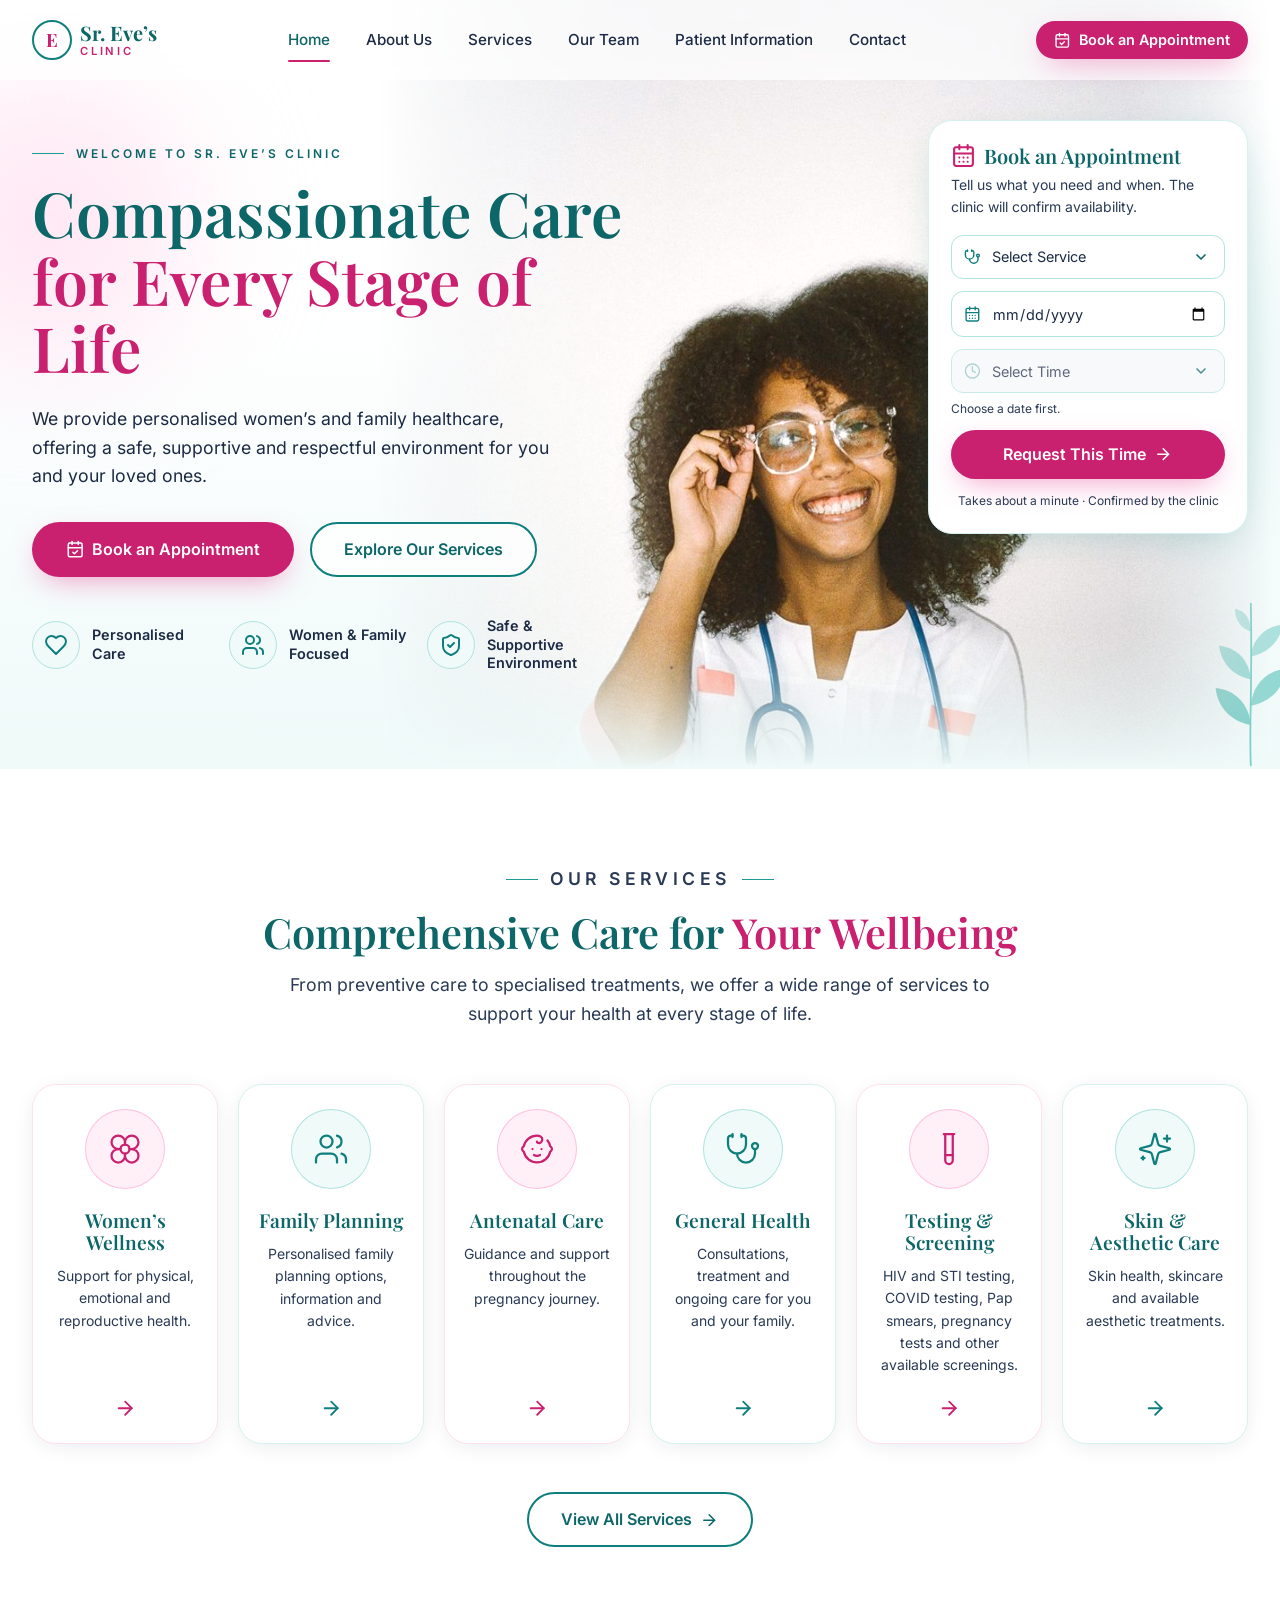
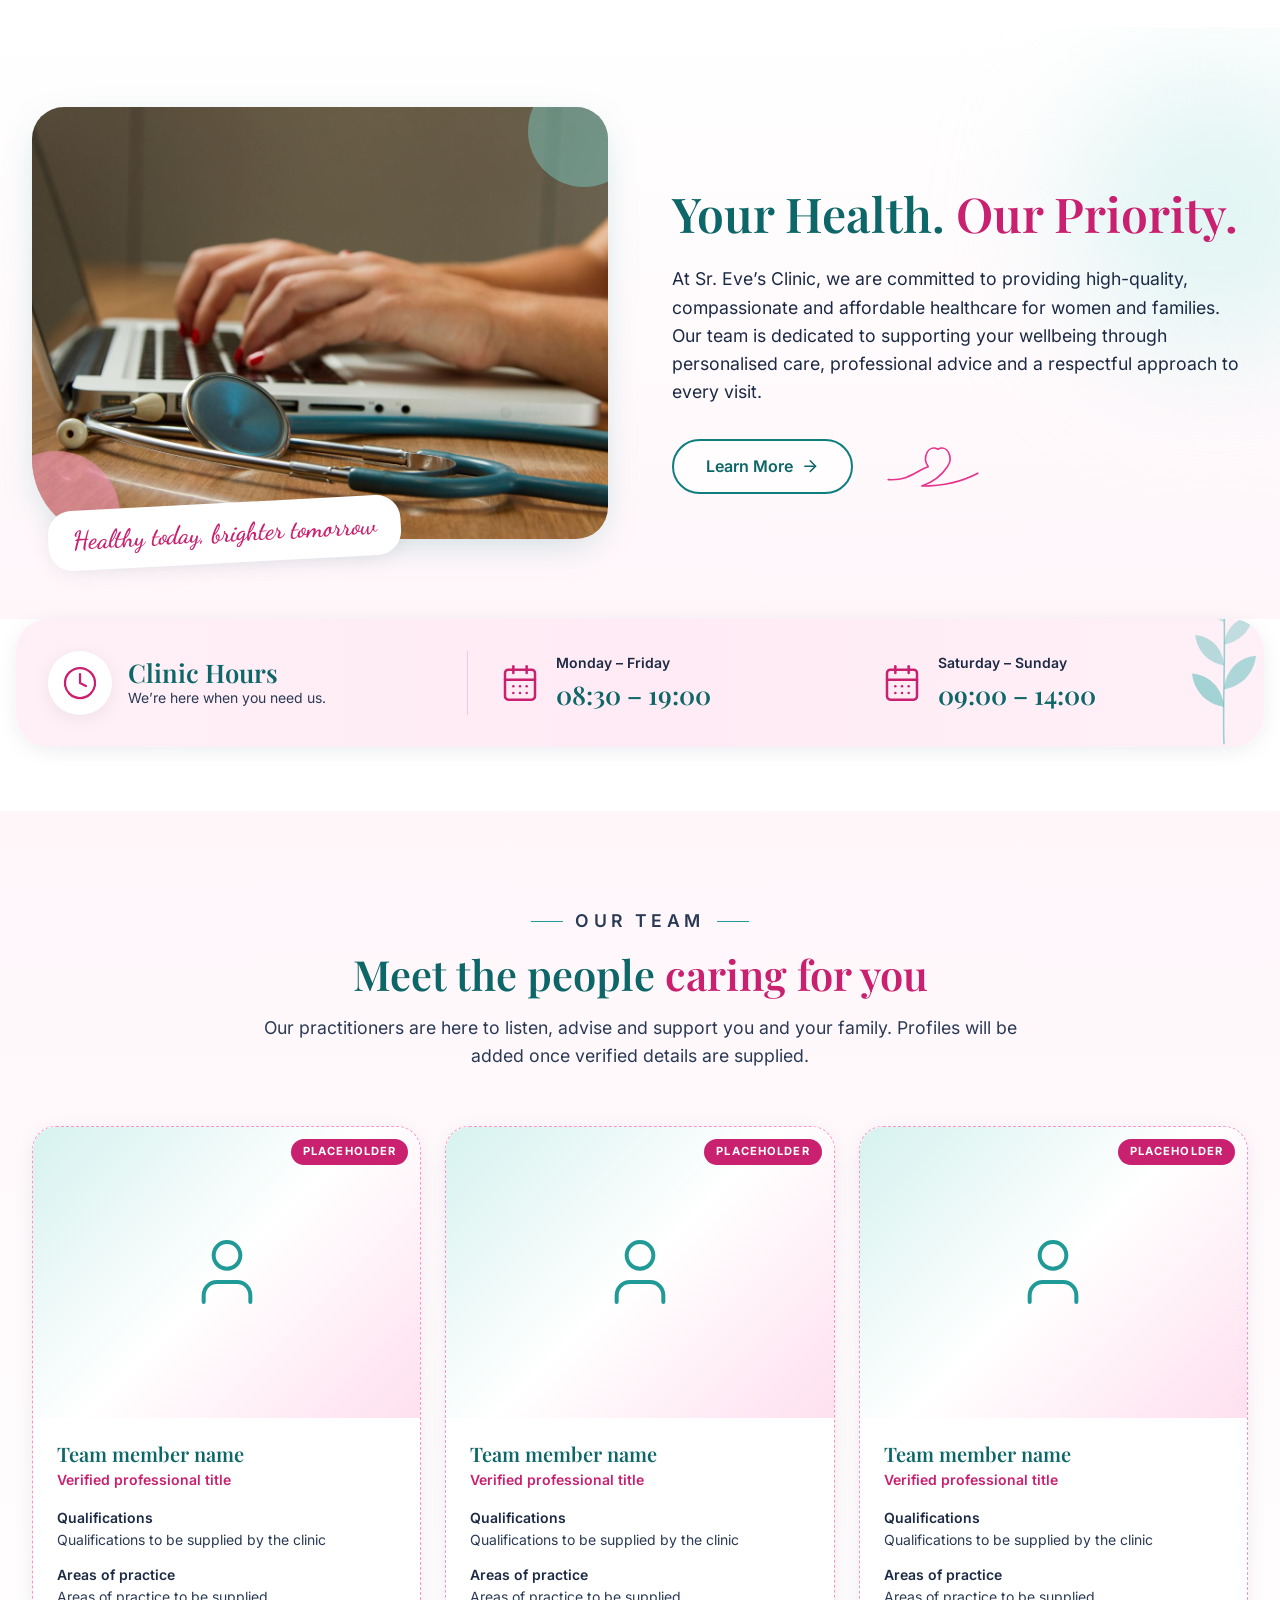
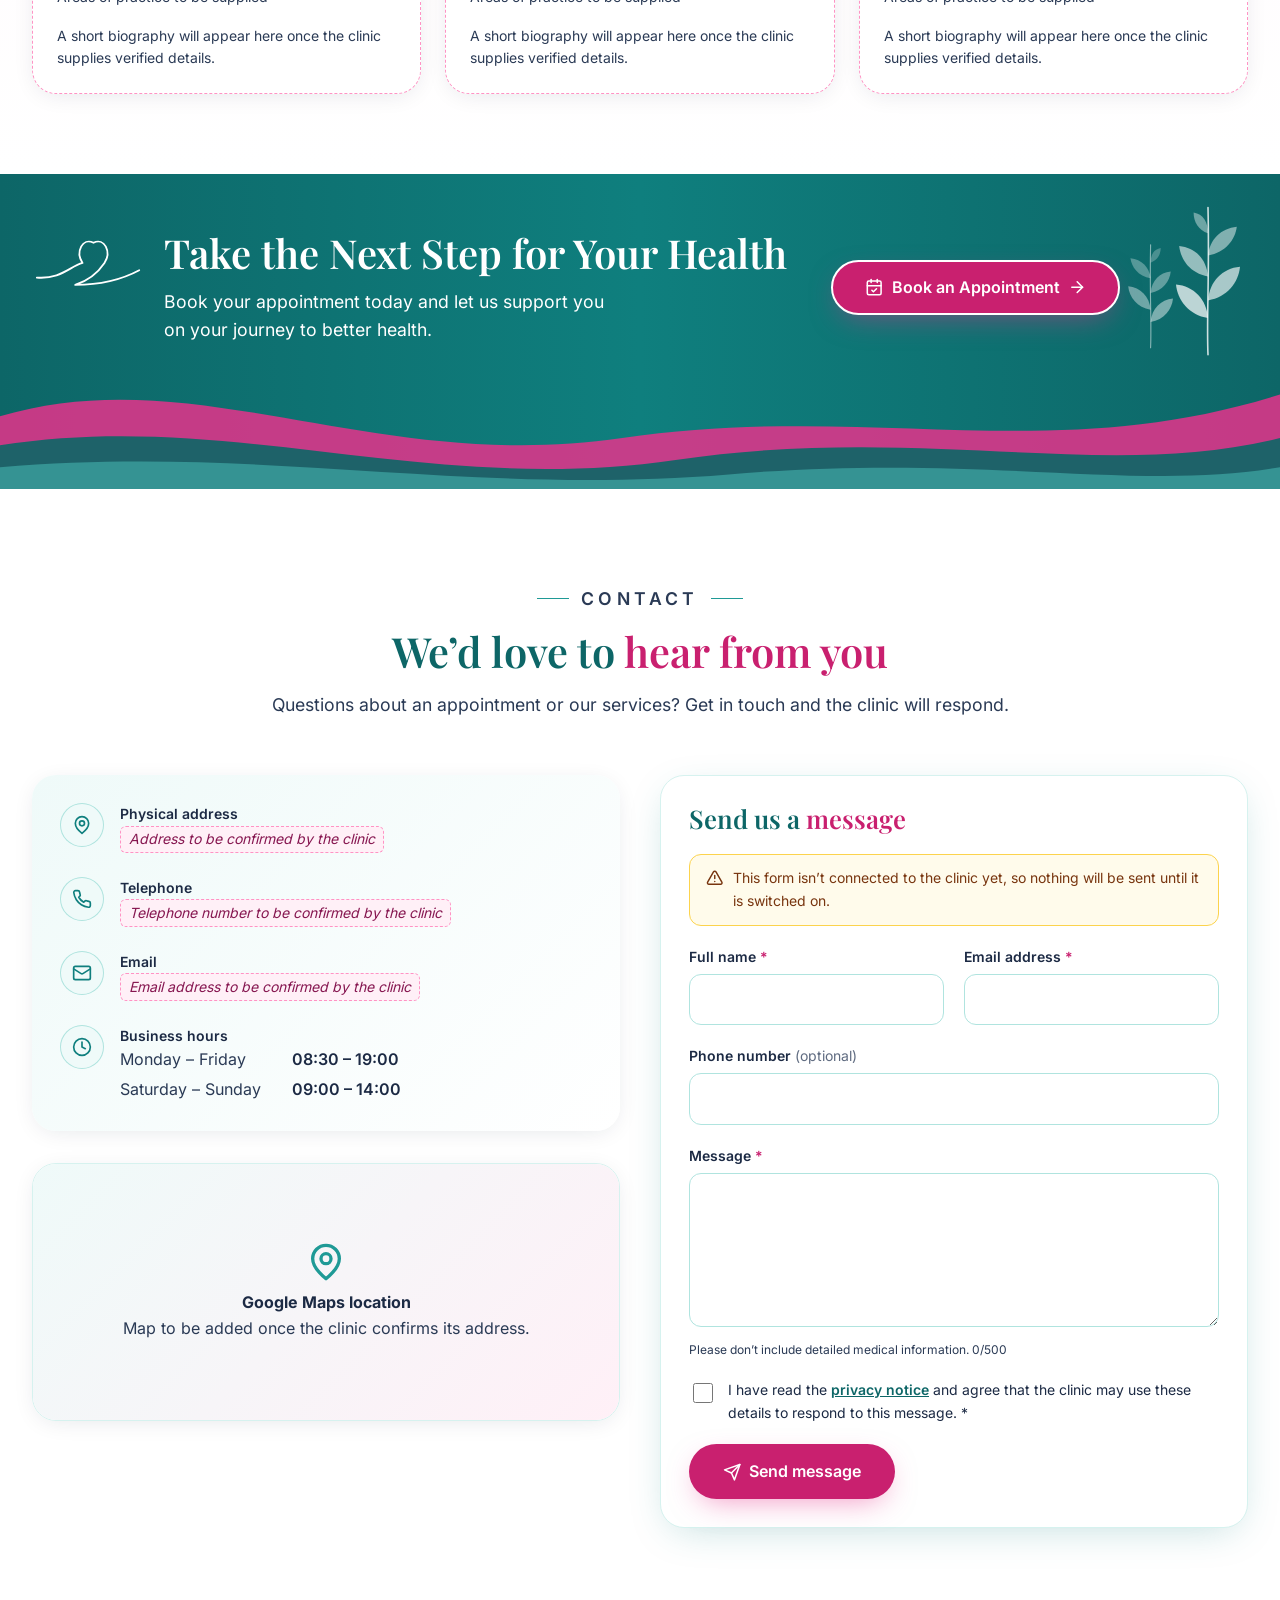
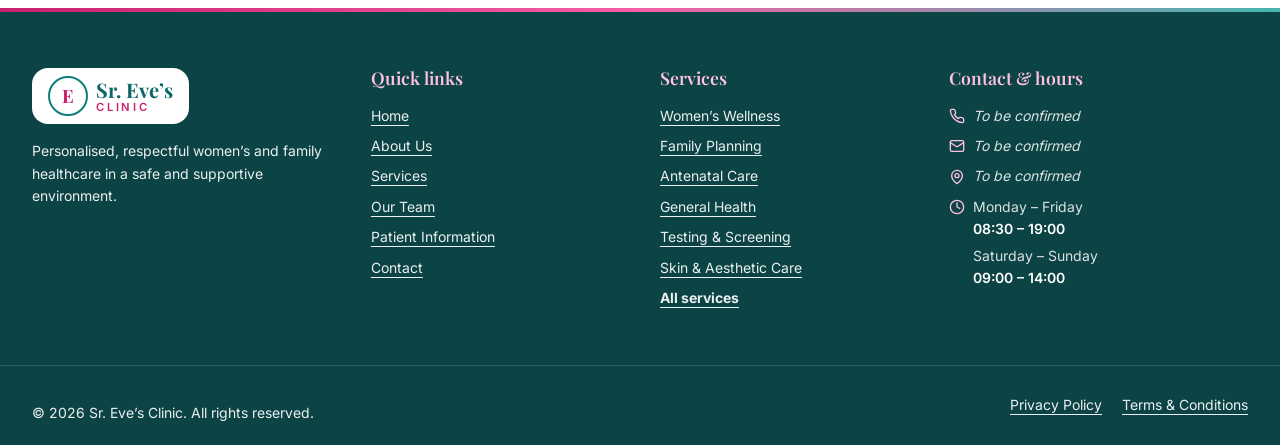
<file: index.html>
<!doctype html>
<html lang="en">
<head>
  <meta charset="UTF-8" />
  <meta name="viewport" content="width=device-width, initial-scale=1.0" />
  <title>Sr. Eve’s Clinic | Women’s &amp; Family Healthcare</title>
  <meta name="description" content="Sr. Eve’s Clinic offers personalised women’s and family healthcare in a safe, supportive and respectful environment." />
  <meta name="theme-color" content="#0f7f7e" />
  <link rel="icon" href="assets/favicon.svg" type="image/svg+xml" />
  <meta name="referrer" content="no-referrer" />
  <link rel="preload" href="assets/fonts/playfair-latin.woff2" as="font" type="font/woff2" crossorigin />
  <link rel="preload" href="assets/fonts/inter-latin.woff2" as="font" type="font/woff2" crossorigin />
  <link rel="stylesheet" href="css/styles.css" />
  <script>document.documentElement.classList.add("js");</script>
</head>
<body>
<a class="skip-link" href="#main">Skip to main content</a>

<header class="site-header" id="site-header">
  <div class="container header__inner">
    <a class="brand" href="#home" aria-label="Sr. Eve’s Clinic, home">
      <span class="logo" data-logo><span class="logo__mark" aria-hidden="true">E</span><span class="logo__text">Sr. Eve’s<small>Clinic</small></span></span>
    </a>
    <nav class="nav" aria-label="Primary">
      <ul class="nav__list">
            <li><a class="nav__link" href="#home" data-spy="home">Home</a></li>
            <li><a class="nav__link" href="#about" data-spy="about">About Us</a></li>
            <li><a class="nav__link" href="#services" data-spy="services">Services</a></li>
            <li><a class="nav__link" href="#team" data-spy="team">Our Team</a></li>
            <li><a class="nav__link" href="patient-information.html">Patient Information</a></li>
            <li><a class="nav__link" href="#contact" data-spy="contact">Contact</a></li>
      </ul>
    </nav>
    <div class="header__actions">
      <a class="btn btn--primary btn--sm" href="#contact" data-book aria-label="Book an appointment"><svg class="icon" aria-hidden="true"><use href="#i-calendar-check"></use></svg> <span>Book<span class="book-long"> an Appointment</span></span></a>
      <button class="nav-toggle" type="button" aria-expanded="false" aria-controls="mobile-menu" aria-label="Open menu">
        <svg class="icon icon-open" aria-hidden="true"><use href="#i-menu"></use></svg><svg class="icon icon-close" aria-hidden="true"><use href="#i-x"></use></svg>
      </button>
    </div>
  </div>
  <nav class="mobile-menu" id="mobile-menu" aria-label="Mobile">
    <div class="mobile-menu__inner">
      <ul>
        <li><a href="#home" data-spy="home">Home</a></li>
        <li><a href="#about" data-spy="about">About Us</a></li>
        <li><a href="#services" data-spy="services">Services</a></li>
        <li><a href="#team" data-spy="team">Our Team</a></li>
        <li><a href="patient-information.html">Patient Information</a></li>
        <li><a href="#contact" data-spy="contact">Contact</a></li>
      </ul>
    </div>
  </nav>
</header>

<main id="main">

  <!-- ===================== HERO ===================== -->
  <section class="hero" id="home" aria-labelledby="hero-title">
    <span class="blob" style="left:-6rem;top:5rem;width:18rem;height:18rem;background:rgba(255,224,239,.7)" aria-hidden="true"></span>
    <span class="blob" style="right:0;top:10rem;width:24rem;height:24rem;background:rgba(214,242,239,.7)" aria-hidden="true"></span>
    <svg class="deco float" style="right:-1.5rem;bottom:0;height:11rem;width:auto;color:var(--teal-300)" aria-hidden="true" viewBox="0 0 120 200"><use href="#sprig"></use></svg>

    <div class="container hero__grid">
      <div class="hero__copy">
        <p class="eyebrow hero__eyebrow" data-reveal>Welcome to Sr. Eve’s Clinic</p>
        <h1 id="hero-title" data-reveal style="--d:.08s">Compassionate Care <span class="accent">for Every Stage of Life</span></h1>
        <p class="hero__lead" data-reveal style="--d:.16s">We provide personalised women’s and family healthcare, offering a safe, supportive and respectful environment for you and your loved ones.</p>
        <div class="hero__actions" data-reveal style="--d:.24s">
          <a class="btn btn--primary btn--lg" href="#contact" data-book><svg class="icon" aria-hidden="true"><use href="#i-calendar-check"></use></svg> Book an Appointment</a>
          <a class="btn btn--outline btn--lg" href="#services">Explore Our Services</a>
        </div>
        <ul class="trust" data-reveal style="--d:.32s">
          <li><span class="trust__icon"><svg class="icon" aria-hidden="true"><use href="#i-heart"></use></svg></span> Personalised Care</li>
          <li><span class="trust__icon"><svg class="icon" aria-hidden="true"><use href="#i-users"></use></svg></span> Women &amp; Family Focused</li>
          <li><span class="trust__icon"><svg class="icon" aria-hidden="true"><use href="#i-shield-check"></use></svg></span> Safe &amp; Supportive Environment</li>
        </ul>
      </div>

      <div class="hero__visual">
        <div class="hero__photo" data-reveal="fade">
          <div class="img-slot img-slot--top" data-slot="hero" data-alt="A smiling female healthcare practitioner in a white coat, with a stethoscope around her neck, holding a tablet">
            <div class="placeholder" role="img" aria-label="Image placeholder: female healthcare practitioner in a white coat and teal scrubs, inside a bright, welcoming clinic">
              <span class="placeholder__badge"><svg class="icon icon--lg" aria-hidden="true"><use href="#i-image"></use></svg></span>
              <span class="placeholder__tag">Image placeholder</span>
              <span class="placeholder__hint">Female healthcare practitioner in a white coat and teal scrubs, inside a bright, welcoming clinic.</span>
              <span class="placeholder__file">Add <code>assets/images/hero.jpg</code>, then set it in <code>js/config.js</code></span>
            </div>
          </div>
        </div>

        <form class="booking-card" id="hero-booking" aria-labelledby="hero-card-title" action="#contact" data-reveal style="--d:.4s" novalidate>
          <h2 id="hero-card-title"><svg class="icon" aria-hidden="true"><use href="#i-calendar-days"></use></svg> Book an Appointment</h2>
          <p class="booking-card__intro" id="hero-card-intro">Tell us what you need and when. The clinic will confirm availability.</p>
          <div class="field">
            <label class="sr-only" for="hc-service">Select Service</label>
            <div class="with-icon"><svg class="icon" aria-hidden="true"><use href="#i-stethoscope"></use></svg>
              <select class="control" id="hc-service" name="service"><option value="">Select Service</option></select></div>
          </div>
          <div class="field">
            <label class="sr-only" for="hc-date">Select Date</label>
            <div class="with-icon"><svg class="icon" aria-hidden="true"><use href="#i-calendar-days"></use></svg>
              <input class="control" type="date" id="hc-date" name="date" aria-describedby="hc-date-error" /></div>
            <p class="field__error" id="hc-date-error" hidden></p>
          </div>
          <div class="field">
            <label class="sr-only" for="hc-time">Select Time</label>
            <div class="with-icon"><svg class="icon" aria-hidden="true"><use href="#i-clock"></use></svg>
              <select class="control" id="hc-time" name="time" disabled aria-describedby="hc-time-hint"><option value="">Select Time</option></select></div>
            <p class="field__hint" id="hc-time-hint">Choose a date first.</p>
          </div>
          <button class="btn btn--primary btn--block" type="submit" id="hc-submit"><span id="hc-submit-label">Request This Time</span> <svg class="icon" aria-hidden="true"><use href="#i-arrow-right"></use></svg></button>
          <p class="booking-card__note">Takes about a minute · Confirmed by the clinic</p>
        </form>
      </div>
    </div>
  </section>

  <!-- ===================== SERVICES ===================== -->
  <section class="section services" id="services" aria-labelledby="services-title">
    <div class="container">
      <div class="section-head" data-reveal>
        <p class="eyebrow eyebrow--center">Our Services</p>
        <h2 class="section-title" id="services-title">Comprehensive Care for <em>Your Wellbeing</em></h2>
        <p>From preventive care to specialised treatments, we offer a wide range of services to support your health at every stage of life.</p>
      </div>

      <ul class="service-grid">
        <li data-reveal style="--d:0s"><a class="service-card service-card--pink" href="services.html#womens-wellness">
          <span class="service-card__icon"><svg class="icon" aria-hidden="true"><use href="#i-flower"></use></svg></span>
          <h3>Women’s Wellness</h3><p>Support for physical, emotional and reproductive health.</p>
          <span class="service-card__arrow"><span class="sr-only">Learn more about Women’s Wellness</span><svg class="icon" aria-hidden="true"><use href="#i-arrow-right"></use></svg></span></a></li>
        <li data-reveal style="--d:.08s"><a class="service-card" href="services.html#family-planning">
          <span class="service-card__icon"><svg class="icon" aria-hidden="true"><use href="#i-users"></use></svg></span>
          <h3>Family Planning</h3><p>Personalised family planning options, information and advice.</p>
          <span class="service-card__arrow"><span class="sr-only">Learn more about Family Planning</span><svg class="icon" aria-hidden="true"><use href="#i-arrow-right"></use></svg></span></a></li>
        <li data-reveal style="--d:.16s"><a class="service-card service-card--pink" href="services.html#antenatal-care">
          <span class="service-card__icon"><svg class="icon" aria-hidden="true"><use href="#i-baby"></use></svg></span>
          <h3>Antenatal Care</h3><p>Guidance and support throughout the pregnancy journey.</p>
          <span class="service-card__arrow"><span class="sr-only">Learn more about Antenatal Care</span><svg class="icon" aria-hidden="true"><use href="#i-arrow-right"></use></svg></span></a></li>
        <li data-reveal style="--d:.24s"><a class="service-card" href="services.html#general-health">
          <span class="service-card__icon"><svg class="icon" aria-hidden="true"><use href="#i-stethoscope"></use></svg></span>
          <h3>General Health</h3><p>Consultations, treatment and ongoing care for you and your family.</p>
          <span class="service-card__arrow"><span class="sr-only">Learn more about General Health</span><svg class="icon" aria-hidden="true"><use href="#i-arrow-right"></use></svg></span></a></li>
        <li data-reveal style="--d:.32s"><a class="service-card service-card--pink" href="services.html#testing-screening">
          <span class="service-card__icon"><svg class="icon" aria-hidden="true"><use href="#i-test-tube"></use></svg></span>
          <h3>Testing &amp; Screening</h3><p>HIV and STI testing, COVID testing, Pap smears, pregnancy tests and other available screenings.</p>
          <span class="service-card__arrow"><span class="sr-only">Learn more about Testing and Screening</span><svg class="icon" aria-hidden="true"><use href="#i-arrow-right"></use></svg></span></a></li>
        <li data-reveal style="--d:.4s"><a class="service-card" href="services.html#skin-aesthetic">
          <span class="service-card__icon"><svg class="icon" aria-hidden="true"><use href="#i-sparkles"></use></svg></span>
          <h3>Skin &amp; Aesthetic Care</h3><p>Skin health, skincare and available aesthetic treatments.</p>
          <span class="service-card__arrow"><span class="sr-only">Learn more about Skin and Aesthetic Care</span><svg class="icon" aria-hidden="true"><use href="#i-arrow-right"></use></svg></span></a></li>
      </ul>

      <div class="center-cta" data-reveal>
        <a class="btn btn--outline btn--lg" href="services.html">View All Services <svg class="icon" aria-hidden="true"><use href="#i-arrow-right"></use></svg></a>
      </div>
    </div>
  </section>

  <!-- ===================== ABOUT ===================== -->
  <section class="section about" id="about" aria-labelledby="about-title">
    <span class="blob" style="right:-5rem;top:2.5rem;width:18rem;height:18rem;background:rgba(214,242,239,.7)" aria-hidden="true"></span>
    <div class="container about__grid">
      <div class="about__media" data-reveal="zoom">
        <div class="about__image">
          <div class="img-slot" data-slot="about" data-alt="A healthcare worker typing on a laptop with a stethoscope resting on the desk">
            <div class="placeholder" role="img" aria-label="Image placeholder: welcoming clinic reception or waiting area with soft pink and teal accents">
              <span class="placeholder__badge"><svg class="icon icon--lg" aria-hidden="true"><use href="#i-image"></use></svg></span>
              <span class="placeholder__tag">Image placeholder</span>
              <span class="placeholder__hint">Welcoming clinic reception or waiting area with soft pink and teal accents.</span>
              <span class="placeholder__file">Add <code>assets/images/about.jpg</code>, then set it in <code>js/config.js</code></span>
            </div>
          </div>
        </div>
        <p class="about__script float" aria-hidden="true">Healthy today, brighter tomorrow</p>
      </div>

      <div>
        <p class="eyebrow" data-reveal>About Us</p>
        <h2 id="about-title" data-reveal style="--d:.08s">Your Health. <span class="accent">Our Priority.</span></h2>
        <p class="about__text" data-reveal style="--d:.16s">At Sr. Eve’s Clinic, we are committed to providing high-quality, compassionate and affordable healthcare for women and families. Our team is dedicated to supporting your wellbeing through personalised care, professional advice and a respectful approach to every visit.</p>
        <div class="about__cta" data-reveal style="--d:.24s">
          <a class="btn btn--outline btn--lg" href="#team" aria-label="Learn more about Sr. Eve’s Clinic and our team">Learn More <svg class="icon" aria-hidden="true"><use href="#i-arrow-right"></use></svg></a>
          <svg class="about__heart float" aria-hidden="true" viewBox="0 0 120 70"><use href="#heartline"></use></svg>
        </div>
      </div>
    </div>
  </section>

  <!-- ===================== CLINIC HOURS ===================== -->
  <div class="hours-wrap">
    <section class="hours" id="hours" aria-labelledby="hours-title" data-reveal>
      <svg class="deco" aria-hidden="true" viewBox="0 0 120 200"><use href="#sprig"></use></svg>
      <div class="hours__intro">
        <span class="hours__clock"><svg class="icon" aria-hidden="true"><use href="#i-clock"></use></svg></span>
        <div><h2 id="hours-title">Clinic Hours</h2><p>We’re here when you need us.</p></div>
      </div>
      <div class="hours__slot">
        <svg class="icon" aria-hidden="true"><use href="#i-calendar-days"></use></svg>
        <div><p class="hours__label">Monday – Friday</p><p class="hours__time">08:30 – 19:00</p></div>
      </div>
      <div class="hours__slot">
        <svg class="icon" aria-hidden="true"><use href="#i-calendar-days"></use></svg>
        <div><p class="hours__label">Saturday – Sunday</p><p class="hours__time">09:00 – 14:00</p></div>
      </div>
    </section>
  </div>

  <!-- ===================== TEAM ===================== -->
  <section class="section team" id="team" aria-labelledby="team-title">
    <div class="container">
      <div class="section-head" data-reveal>
        <p class="eyebrow eyebrow--center">Our Team</p>
        <h2 class="section-title" id="team-title">Meet the people <em>caring for you</em></h2>
        <p>Our practitioners are here to listen, advise and support you and your family. Profiles will be added once verified details are supplied.</p>
      </div>

      <!--
        TEAM PLACEHOLDERS. Replace each <li> below with a real, verified practitioner:
        photo (assets/images/…), name, registered professional title, qualifications,
        areas of practice and a short bio. Delete the "Placeholder" badge and add the
        class team-card--real to the <article> for a solid border. Do not invent credentials.
      -->
      <ul class="team-grid">
        <li data-reveal style="--d:0s"><article class="team-card">
          <span class="team-card__badge">Placeholder</span>
          <div class="team-card__photo" role="img" aria-label="Photograph to be supplied"><svg class="icon" aria-hidden="true"><use href="#i-user"></use></svg></div>
          <div class="team-card__body">
            <h3>Team member name</h3><p class="team-card__title">Verified professional title</p>
            <dl><div><dt>Qualifications</dt><dd>Qualifications to be supplied by the clinic</dd></div><div><dt>Areas of practice</dt><dd>Areas of practice to be supplied</dd></div></dl>
            <p class="team-card__bio">A short biography will appear here once the clinic supplies verified details.</p>
          </div></article></li>
        <li data-reveal style="--d:.12s"><article class="team-card">
          <span class="team-card__badge">Placeholder</span>
          <div class="team-card__photo" role="img" aria-label="Photograph to be supplied"><svg class="icon" aria-hidden="true"><use href="#i-user"></use></svg></div>
          <div class="team-card__body">
            <h3>Team member name</h3><p class="team-card__title">Verified professional title</p>
            <dl><div><dt>Qualifications</dt><dd>Qualifications to be supplied by the clinic</dd></div><div><dt>Areas of practice</dt><dd>Areas of practice to be supplied</dd></div></dl>
            <p class="team-card__bio">A short biography will appear here once the clinic supplies verified details.</p>
          </div></article></li>
        <li data-reveal style="--d:.24s"><article class="team-card">
          <span class="team-card__badge">Placeholder</span>
          <div class="team-card__photo" role="img" aria-label="Photograph to be supplied"><svg class="icon" aria-hidden="true"><use href="#i-user"></use></svg></div>
          <div class="team-card__body">
            <h3>Team member name</h3><p class="team-card__title">Verified professional title</p>
            <dl><div><dt>Qualifications</dt><dd>Qualifications to be supplied by the clinic</dd></div><div><dt>Areas of practice</dt><dd>Areas of practice to be supplied</dd></div></dl>
            <p class="team-card__bio">A short biography will appear here once the clinic supplies verified details.</p>
          </div></article></li>
      </ul>
    </div>
  </section>

  <!-- ===================== CALL TO ACTION ===================== -->
  <section class="cta" aria-labelledby="cta-title">
    <svg class="cta__waves" aria-hidden="true" viewBox="0 0 1440 220" preserveAspectRatio="none">
      <path d="M0 120 C220 40 420 200 700 150 C980 100 1180 190 1440 90 L1440 220 L0 220Z" fill="#e6338b" opacity=".85"/>
      <path d="M0 160 C260 110 480 230 760 180 C1040 130 1240 210 1440 150 L1440 220 L0 220Z" fill="#0d6667" opacity=".9"/>
      <path d="M0 190 C300 160 520 230 820 200 C1100 170 1280 225 1440 190 L1440 220 L0 220Z" fill="#45b5b0" opacity=".6"/>
    </svg>
    <svg class="deco deco--1 float" aria-hidden="true" viewBox="0 0 120 200"><use href="#sprig"></use></svg>
    <svg class="deco deco--2 float float--slow" aria-hidden="true" viewBox="0 0 120 200"><use href="#sprig"></use></svg>
    <div class="container cta__inner">
      <div class="cta__copy" data-reveal>
        <svg class="cta__heart" aria-hidden="true" viewBox="0 0 120 70"><use href="#heartline"></use></svg>
        <div>
          <h2 id="cta-title">Take the Next Step for Your Health</h2>
          <p>Book your appointment today and let us support you on your journey to better health.</p>
        </div>
      </div>
      <div class="cta__action" data-reveal style="--d:.15s">
        <a class="btn btn--white btn--lg" href="#contact" data-book><svg class="icon" aria-hidden="true"><use href="#i-calendar-check"></use></svg> Book an Appointment <svg class="icon" aria-hidden="true"><use href="#i-arrow-right"></use></svg></a>
      </div>
    </div>
  </section>

  <!-- ===================== CONTACT ===================== -->
  <section class="section" id="contact" aria-labelledby="contact-title">
    <div class="container">
      <div class="section-head" data-reveal>
        <p class="eyebrow eyebrow--center">Contact</p>
        <h2 class="section-title" id="contact-title">We’d love to <em>hear from you</em></h2>
        <p>Questions about an appointment or our services? Get in touch and the clinic will respond.</p>
      </div>

      <div class="contact__grid">
        <div class="contact__stack" data-reveal="left">
          <!-- Details below come from js/config.js. Until supplied, the "to be confirmed" text stays. -->
          <ul class="contact-list">
            <li><span class="contact-list__icon"><svg class="icon" aria-hidden="true"><use href="#i-map-pin"></use></svg></span>
              <div><p class="contact-list__label">Physical address</p><p class="contact-list__value" data-contact="address"><span class="tbc">Address to be confirmed by the clinic</span></p></div></li>
            <li><span class="contact-list__icon"><svg class="icon" aria-hidden="true"><use href="#i-phone"></use></svg></span>
              <div><p class="contact-list__label">Telephone</p><p class="contact-list__value" data-contact="phone"><span class="tbc">Telephone number to be confirmed by the clinic</span></p></div></li>
            <li><span class="contact-list__icon"><svg class="icon" aria-hidden="true"><use href="#i-mail"></use></svg></span>
              <div><p class="contact-list__label">Email</p><p class="contact-list__value" data-contact="email"><span class="tbc">Email address to be confirmed by the clinic</span></p></div></li>
            <li><span class="contact-list__icon"><svg class="icon" aria-hidden="true"><use href="#i-clock"></use></svg></span>
              <div><p class="contact-list__label">Business hours</p>
                <dl class="hours-dl contact-list__value"><div><dt>Monday – Friday</dt><dd>08:30 – 19:00</dd></div><div><dt>Saturday – Sunday</dt><dd>09:00 – 14:00</dd></div></dl></div></li>
            <li data-contact="whatsapp" hidden></li>
          </ul>

          <div class="map" id="map">
            <div class="map__empty"><div><svg class="icon" aria-hidden="true"><use href="#i-map-pin"></use></svg><strong>Google Maps location</strong>Map to be added once the clinic confirms its address.</div></div>
          </div>
        </div>

        <div data-reveal="right">
          <div class="form-panel">
            <h3>Send us a <span class="accent">message</span></h3>
            <div id="contact-form-host">
              <form id="contact-form" novalidate aria-label="Contact form"></form>
            </div>
          </div>
        </div>
      </div>
    </div>
  </section>

</main>

<footer class="site-footer">
  <div class="container footer__grid">
    <div>
      <span class="footer__logo"><span class="logo" data-logo><span class="logo__mark" aria-hidden="true">E</span><span class="logo__text">Sr. Eve’s<small>Clinic</small></span></span></span>
      <p>Personalised, respectful women’s and family healthcare in a safe and supportive environment.</p>
    </div>
    <nav aria-label="Footer quick links">
      <h2>Quick links</h2>
      <ul>
        <li><a href="index.html">Home</a></li>
        <li><a href="index.html#about">About Us</a></li>
        <li><a href="services.html">Services</a></li>
        <li><a href="index.html#team">Our Team</a></li>
        <li><a href="patient-information.html">Patient Information</a></li>
        <li><a href="index.html#contact">Contact</a></li>
      </ul>
    </nav>
    <nav aria-label="Footer services">
      <h2>Services</h2>
      <ul>
        <li><a href="services.html#womens-wellness">Women’s Wellness</a></li>
        <li><a href="services.html#family-planning">Family Planning</a></li>
        <li><a href="services.html#antenatal-care">Antenatal Care</a></li>
        <li><a href="services.html#general-health">General Health</a></li>
        <li><a href="services.html#testing-screening">Testing &amp; Screening</a></li>
        <li><a href="services.html#skin-aesthetic">Skin &amp; Aesthetic Care</a></li>
        <li><a href="services.html"><strong>All services</strong></a></li>
      </ul>
    </nav>
    <div>
      <h2>Contact &amp; hours</h2>
      <ul class="footer__contact">
        <li><svg class="icon" aria-hidden="true"><use href="#i-phone"></use></svg><span data-contact="phone"><span class="footer__tbc">To be confirmed</span></span></li>
        <li data-contact="whatsapp" hidden></li>
        <li><svg class="icon" aria-hidden="true"><use href="#i-mail"></use></svg><span data-contact="email"><span class="footer__tbc">To be confirmed</span></span></li>
        <li><svg class="icon" aria-hidden="true"><use href="#i-map-pin"></use></svg><span data-contact="address"><span class="footer__tbc">To be confirmed</span></span></li>
        <li><svg class="icon" aria-hidden="true"><use href="#i-clock"></use></svg><dl><div><dt>Monday – Friday</dt><dd>08:30 – 19:00</dd></div><div><dt>Saturday – Sunday</dt><dd>09:00 – 14:00</dd></div></dl></li>
      </ul>
    </div>
  </div>
  <div class="footer__bottom">
    <div class="container">
      <p>© <span data-year>2026</span> Sr. Eve’s Clinic. All rights reserved.</p>
      <ul><li><a href="privacy.html">Privacy Policy</a></li><li><a href="terms.html">Terms &amp; Conditions</a></li></ul>
    </div>
  </div>
</footer>

<script src="js/config.js"></script>
<script src="js/icons.js"></script>
<script src="js/main.js"></script>
</body>
</html>
</file>
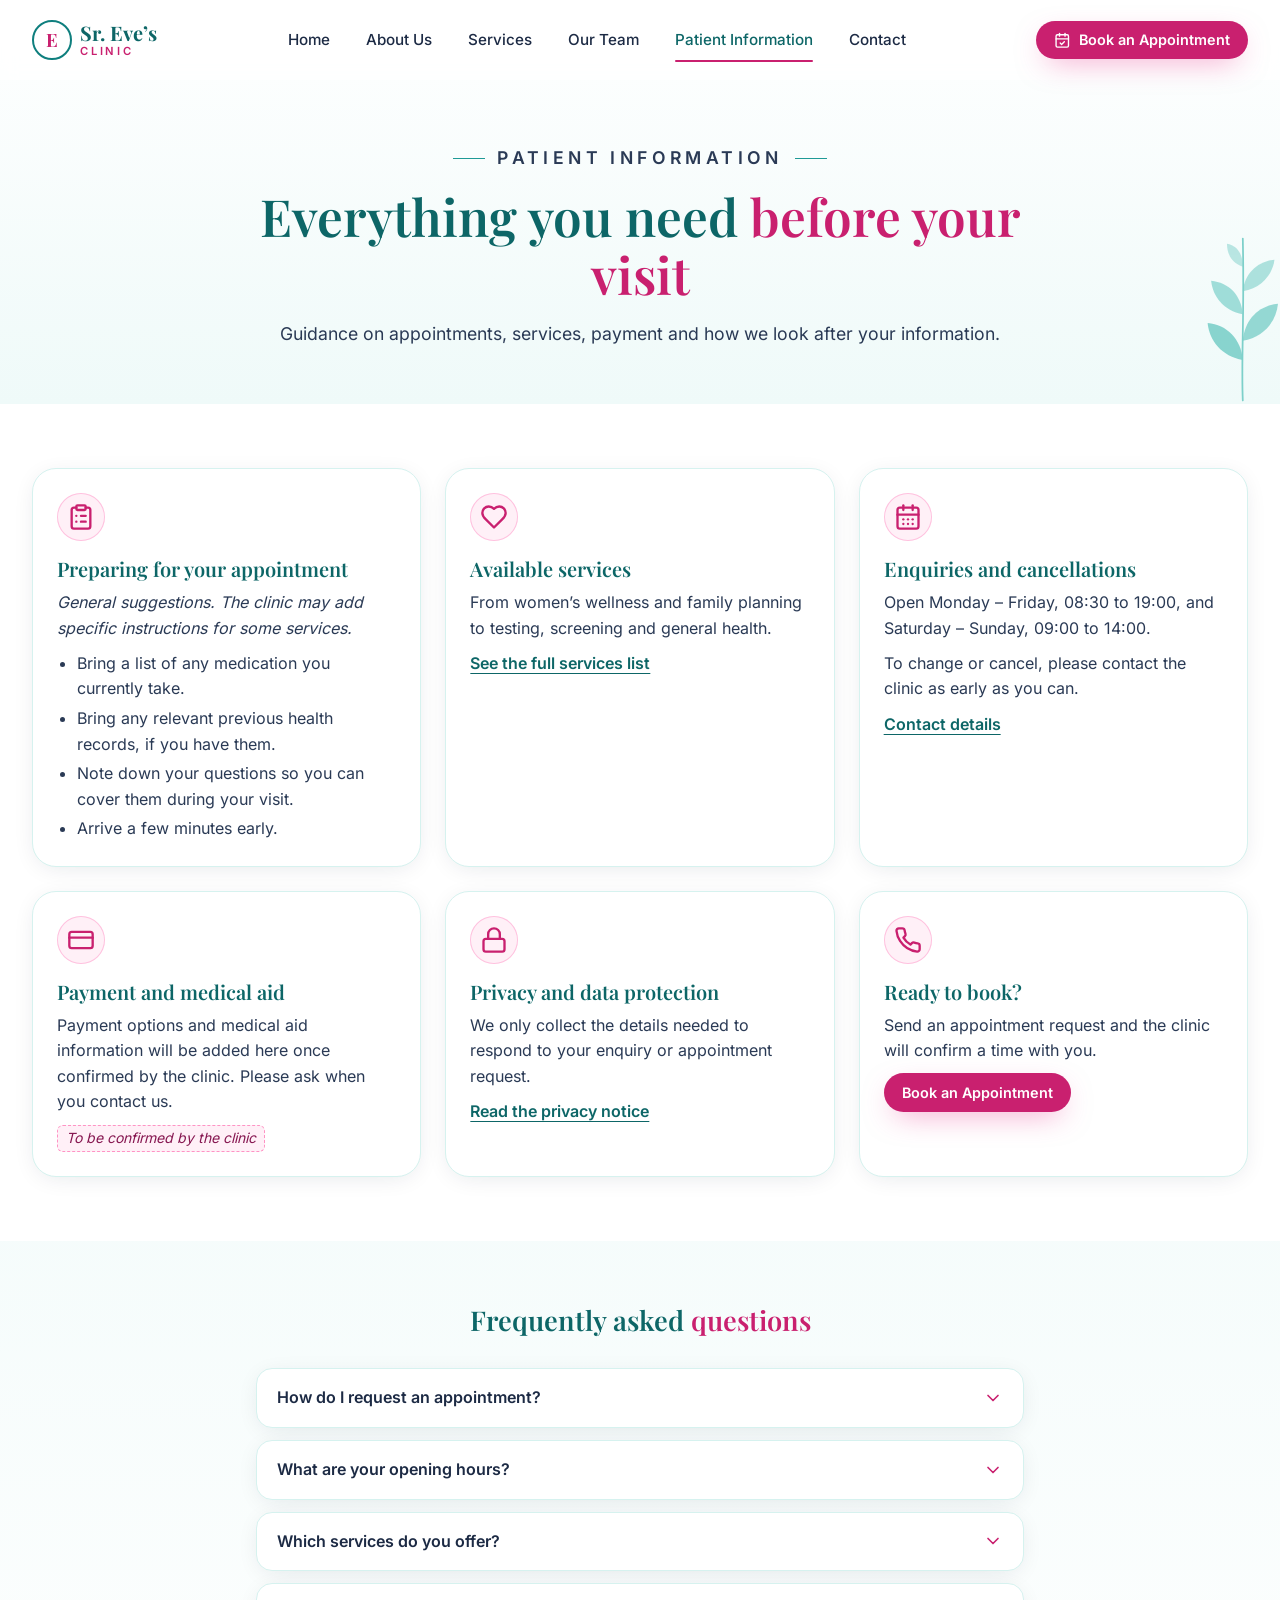
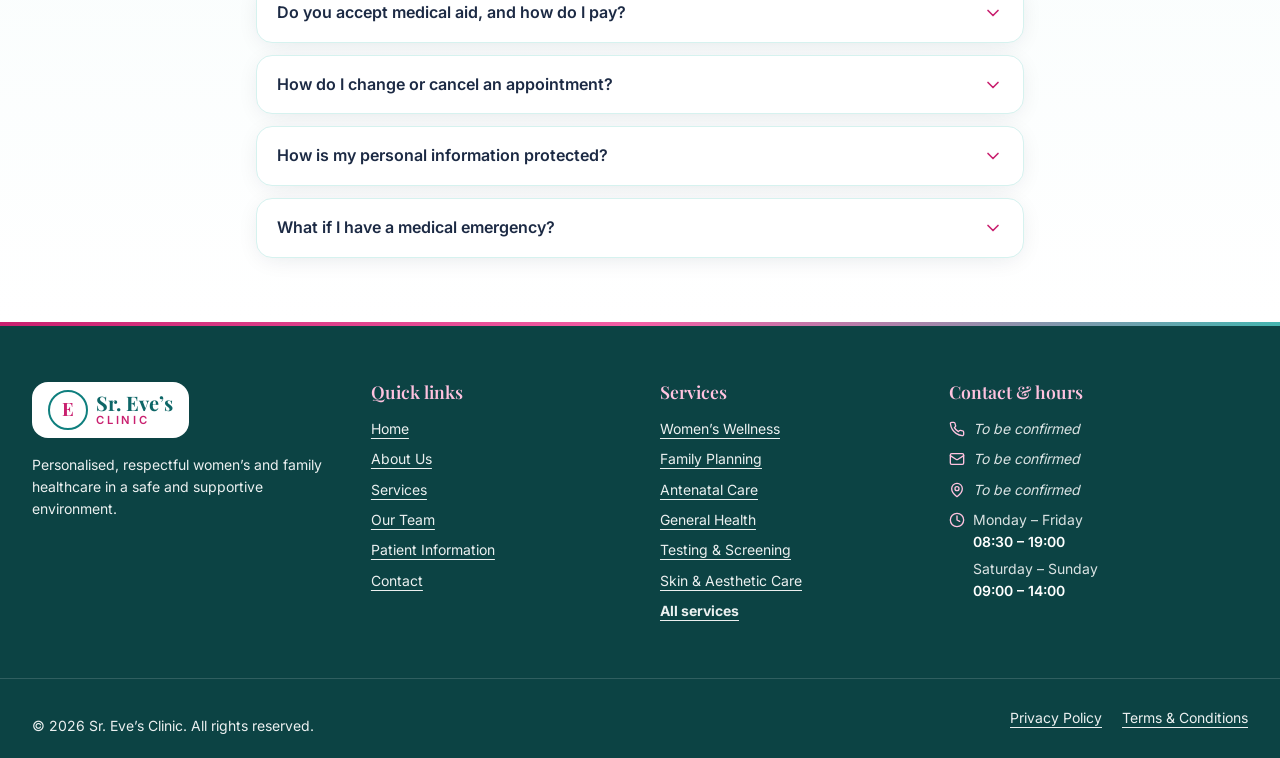
<file: patient-information.html>
<!doctype html>
<html lang="en">
<head>
  <meta charset="UTF-8" />
  <meta name="viewport" content="width=device-width, initial-scale=1.0" />
  <title>Patient Information | Sr. Eve’s Clinic</title>
  <meta name="description" content="Preparing for your visit, appointment enquiries and cancellations, payment information, privacy and frequently asked questions." />
  <meta name="theme-color" content="#0f7f7e" />
  <link rel="icon" href="assets/favicon.svg" type="image/svg+xml" />
  <meta name="referrer" content="no-referrer" />
  <link rel="preload" href="assets/fonts/playfair-latin.woff2" as="font" type="font/woff2" crossorigin />
  <link rel="stylesheet" href="css/styles.css" />
  <script>document.documentElement.classList.add("js");</script>
</head>
<body>
<a class="skip-link" href="#main">Skip to main content</a>

<header class="site-header" id="site-header">
  <div class="container header__inner">
    <a class="brand" href="index.html" aria-label="Sr. Eve’s Clinic, home">
      <span class="logo" data-logo><span class="logo__mark" aria-hidden="true">E</span><span class="logo__text">Sr. Eve’s<small>Clinic</small></span></span>
    </a>
    <nav class="nav" aria-label="Primary">
      <ul class="nav__list">
            <li><a class="nav__link" href="index.html">Home</a></li>
            <li><a class="nav__link" href="index.html#about">About Us</a></li>
            <li><a class="nav__link" href="services.html">Services</a></li>
            <li><a class="nav__link" href="index.html#team">Our Team</a></li>
            <li><a class="nav__link" href="patient-information.html" aria-current="page">Patient Information</a></li>
            <li><a class="nav__link" href="index.html#contact">Contact</a></li>
      </ul>
    </nav>
    <div class="header__actions">
      <a class="btn btn--primary btn--sm" href="index.html#contact" data-book aria-label="Book an appointment"><svg class="icon" aria-hidden="true"><use href="#i-calendar-check"></use></svg> <span>Book<span class="book-long"> an Appointment</span></span></a>
      <button class="nav-toggle" type="button" aria-expanded="false" aria-controls="mobile-menu" aria-label="Open menu">
        <svg class="icon icon-open" aria-hidden="true"><use href="#i-menu"></use></svg><svg class="icon icon-close" aria-hidden="true"><use href="#i-x"></use></svg>
      </button>
    </div>
  </div>
  <nav class="mobile-menu" id="mobile-menu" aria-label="Mobile">
    <div class="mobile-menu__inner">
      <ul>
        <li><a href="index.html">Home</a></li>
        <li><a href="index.html#about">About Us</a></li>
        <li><a href="services.html">Services</a></li>
        <li><a href="index.html#team">Our Team</a></li>
        <li><a href="patient-information.html" aria-current="page">Patient Information</a></li>
        <li><a href="index.html#contact">Contact</a></li>
      </ul>
    </div>
  </nav>
</header>

<main id="main">
  <div class="page-hero">
    <svg class="deco deco--sprig" aria-hidden="true" viewBox="0 0 120 200"><use href="#sprig"></use></svg>
    <div class="container">
      <div class="section-head" data-reveal>
        <p class="eyebrow eyebrow--center">Patient Information</p>
        <h1>Everything you need <span class="accent">before your visit</span></h1>
        <p>Guidance on appointments, services, payment and how we look after your information.</p>
      </div>
    </div>
  </div>

  <section class="page-section">
    <div class="container info-grid">
      <section class="info-card" data-reveal aria-labelledby="ic-prepare">
        <span class="info-card__icon"><svg class="icon icon--lg" aria-hidden="true"><use href="#i-clipboard-list"></use></svg></span>
        <h2 id="ic-prepare">Preparing for your appointment</h2>
        <p><em>General suggestions. The clinic may add specific instructions for some services.</em></p>
        <ul>
          <li>Bring a list of any medication you currently take.</li>
          <li>Bring any relevant previous health records, if you have them.</li>
          <li>Note down your questions so you can cover them during your visit.</li>
          <li>Arrive a few minutes early.</li>
        </ul>
      </section>

      <section class="info-card" data-reveal style="--d:.08s" aria-labelledby="ic-services">
        <span class="info-card__icon"><svg class="icon icon--lg" aria-hidden="true"><use href="#i-heart"></use></svg></span>
        <h2 id="ic-services">Available services</h2>
        <p>From women’s wellness and family planning to testing, screening and general health.</p>
        <p><a href="services.html">See the full services list</a></p>
      </section>

      <section class="info-card" data-reveal style="--d:.16s" aria-labelledby="ic-enquiries">
        <span class="info-card__icon"><svg class="icon icon--lg" aria-hidden="true"><use href="#i-calendar-days"></use></svg></span>
        <h2 id="ic-enquiries">Enquiries and cancellations</h2>
        <p>Open Monday – Friday, 08:30 to 19:00, and Saturday – Sunday, 09:00 to 14:00.</p>
        <p>To change or cancel, please contact the clinic as early as you can.</p>
        <p><a href="index.html#contact">Contact details</a></p>
      </section>

      <section class="info-card" data-reveal aria-labelledby="ic-payment">
        <span class="info-card__icon"><svg class="icon icon--lg" aria-hidden="true"><use href="#i-credit-card"></use></svg></span>
        <h2 id="ic-payment">Payment and medical aid</h2>
        <p data-payment>Payment options and medical aid information will be added here once confirmed by the clinic. Please ask when you contact us.</p>
        <p data-payment-tbc><span class="tbc">To be confirmed by the clinic</span></p>
      </section>

      <section class="info-card" data-reveal style="--d:.08s" aria-labelledby="ic-privacy">
        <span class="info-card__icon"><svg class="icon icon--lg" aria-hidden="true"><use href="#i-lock"></use></svg></span>
        <h2 id="ic-privacy">Privacy and data protection</h2>
        <p>We only collect the details needed to respond to your enquiry or appointment request.</p>
        <p><a href="privacy.html">Read the privacy notice</a></p>
      </section>

      <section class="info-card" data-reveal style="--d:.16s" aria-labelledby="ic-book">
        <span class="info-card__icon"><svg class="icon icon--lg" aria-hidden="true"><use href="#i-phone"></use></svg></span>
        <h2 id="ic-book">Ready to book?</h2>
        <p>Send an appointment request and the clinic will confirm a time with you.</p>
        <p><a class="btn btn--primary btn--sm" href="index.html#contact" data-book>Book an Appointment</a></p>
      </section>
    </div>
  </section>

  <section class="page-section page-section--tint" aria-labelledby="faq-title">
    <div class="container">
      <h2 class="h2-lg" id="faq-title" style="text-align:center">Frequently asked <span class="accent">questions</span></h2>
      <div class="faq">
        <details><summary>How do I request an appointment? <svg class="icon" aria-hidden="true"><use href="#i-chevron-down"></use></svg></summary>
          <div>Use any “Book an Appointment” button, complete the short request form and the clinic will contact you to confirm availability. A request is not a confirmed booking until the clinic confirms it.</div></details>
        <details><summary>What are your opening hours? <svg class="icon" aria-hidden="true"><use href="#i-chevron-down"></use></svg></summary>
          <div>We are open Monday – Friday, 08:30 to 19:00, and Saturday – Sunday, 09:00 to 14:00.</div></details>
        <details><summary>Which services do you offer? <svg class="icon" aria-hidden="true"><use href="#i-chevron-down"></use></svg></summary>
          <div>You can see everything the clinic offers on our <a href="services.html">services page</a>.</div></details>
        <details><summary>Do you accept medical aid, and how do I pay? <svg class="icon" aria-hidden="true"><use href="#i-chevron-down"></use></svg></summary>
          <div data-payment-faq>Payment options and medical aid information will be added here once confirmed by the clinic. Please ask when you contact us.</div></details>
        <details><summary>How do I change or cancel an appointment? <svg class="icon" aria-hidden="true"><use href="#i-chevron-down"></use></svg></summary>
          <div>Please contact the clinic as early as you can using the details in the <a href="index.html#contact">contact section</a> so the time can be offered to someone else.</div></details>
        <details><summary>How is my personal information protected? <svg class="icon" aria-hidden="true"><use href="#i-chevron-down"></use></svg></summary>
          <div>We only ask for what is needed to respond to your request. Read the <a href="privacy.html">privacy notice</a> for details.</div></details>
        <details><summary>What if I have a medical emergency? <svg class="icon" aria-hidden="true"><use href="#i-chevron-down"></use></svg></summary>
          <div>This website is not for emergencies and is not monitored in real time. In an emergency, contact your local emergency services or go to the nearest emergency facility.</div></details>
      </div>
    </div>
  </section>
</main>

<footer class="site-footer">
  <div class="container footer__grid">
    <div>
      <span class="footer__logo"><span class="logo" data-logo><span class="logo__mark" aria-hidden="true">E</span><span class="logo__text">Sr. Eve’s<small>Clinic</small></span></span></span>
      <p>Personalised, respectful women’s and family healthcare in a safe and supportive environment.</p>
    </div>
    <nav aria-label="Footer quick links">
      <h2>Quick links</h2>
      <ul>
        <li><a href="index.html">Home</a></li>
        <li><a href="index.html#about">About Us</a></li>
        <li><a href="services.html">Services</a></li>
        <li><a href="index.html#team">Our Team</a></li>
        <li><a href="patient-information.html">Patient Information</a></li>
        <li><a href="index.html#contact">Contact</a></li>
      </ul>
    </nav>
    <nav aria-label="Footer services">
      <h2>Services</h2>
      <ul>
        <li><a href="services.html#womens-wellness">Women’s Wellness</a></li>
        <li><a href="services.html#family-planning">Family Planning</a></li>
        <li><a href="services.html#antenatal-care">Antenatal Care</a></li>
        <li><a href="services.html#general-health">General Health</a></li>
        <li><a href="services.html#testing-screening">Testing &amp; Screening</a></li>
        <li><a href="services.html#skin-aesthetic">Skin &amp; Aesthetic Care</a></li>
        <li><a href="services.html"><strong>All services</strong></a></li>
      </ul>
    </nav>
    <div>
      <h2>Contact &amp; hours</h2>
      <ul class="footer__contact">
        <li><svg class="icon" aria-hidden="true"><use href="#i-phone"></use></svg><span data-contact="phone"><span class="footer__tbc">To be confirmed</span></span></li>
        <li data-contact="whatsapp" hidden></li>
        <li><svg class="icon" aria-hidden="true"><use href="#i-mail"></use></svg><span data-contact="email"><span class="footer__tbc">To be confirmed</span></span></li>
        <li><svg class="icon" aria-hidden="true"><use href="#i-map-pin"></use></svg><span data-contact="address"><span class="footer__tbc">To be confirmed</span></span></li>
        <li><svg class="icon" aria-hidden="true"><use href="#i-clock"></use></svg><dl><div><dt>Monday – Friday</dt><dd>08:30 – 19:00</dd></div><div><dt>Saturday – Sunday</dt><dd>09:00 – 14:00</dd></div></dl></li>
      </ul>
    </div>
  </div>
  <div class="footer__bottom">
    <div class="container">
      <p>© <span data-year>2026</span> Sr. Eve’s Clinic. All rights reserved.</p>
      <ul><li><a href="privacy.html">Privacy Policy</a></li><li><a href="terms.html">Terms &amp; Conditions</a></li></ul>
    </div>
  </div>
</footer>

<script src="js/config.js"></script>
<script src="js/icons.js"></script>
<script src="js/main.js"></script>
</body>
</html>
</file>
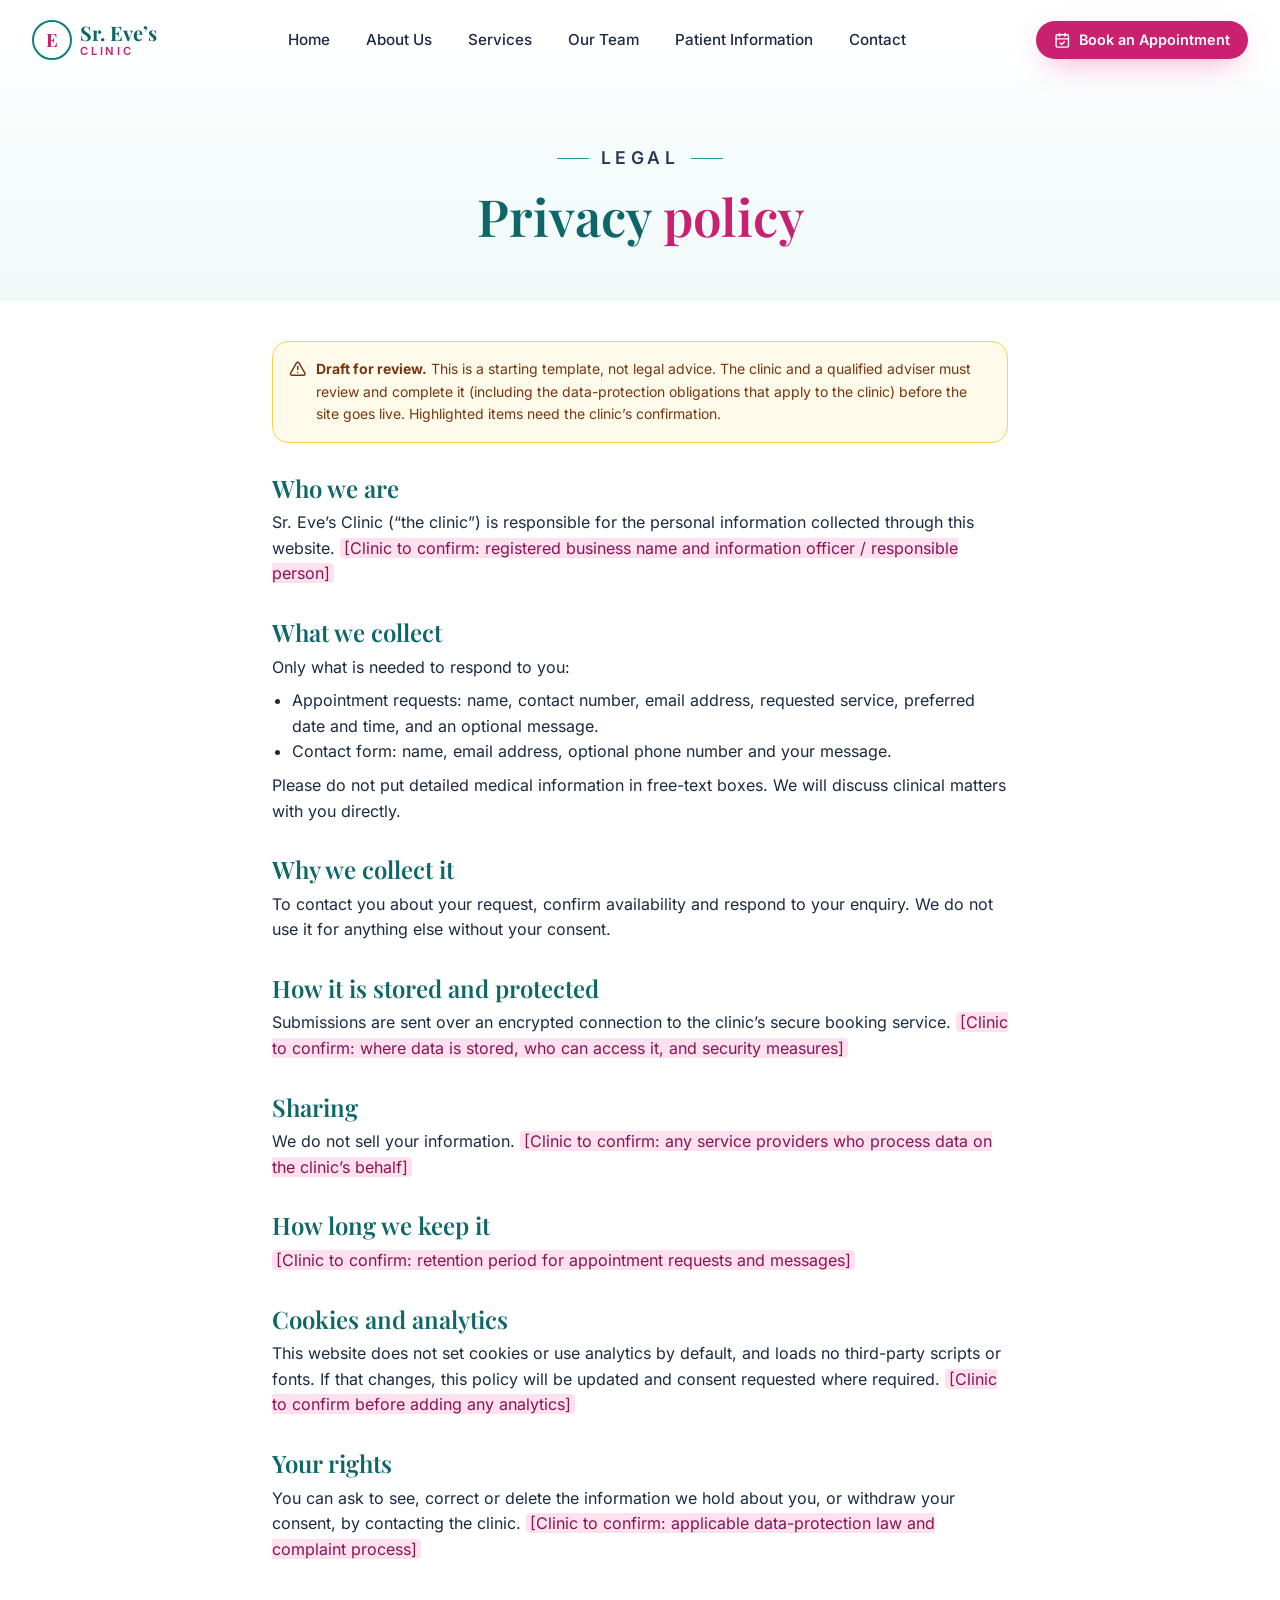
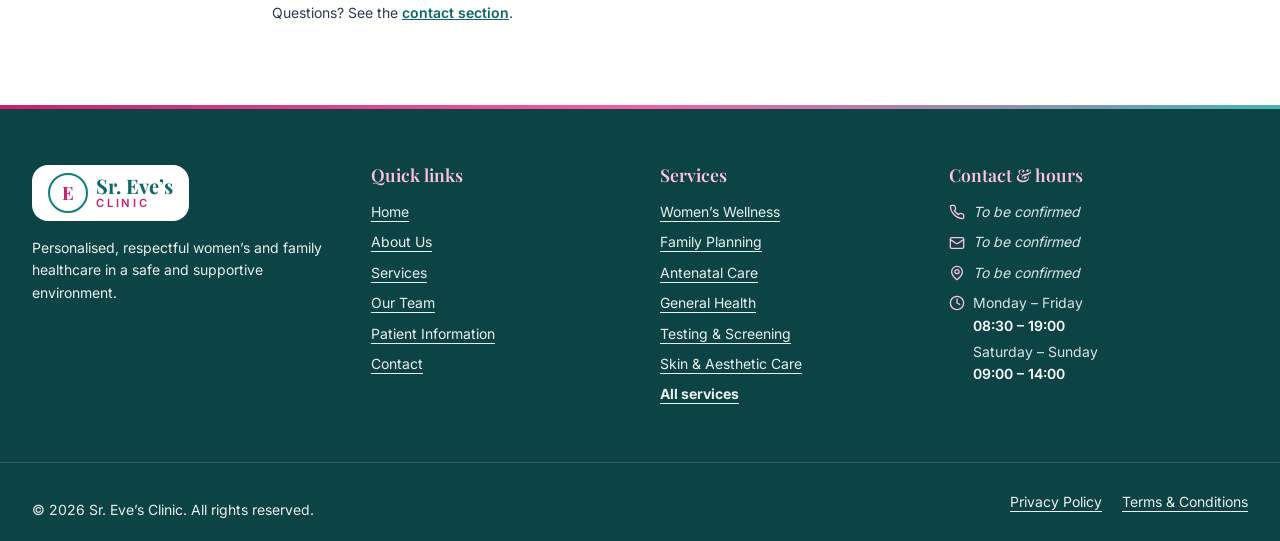
<file: privacy.html>
<!doctype html>
<html lang="en">
<head>
  <meta charset="UTF-8" />
  <meta name="viewport" content="width=device-width, initial-scale=1.0" />
  <title>Privacy Policy | Sr. Eve’s Clinic</title>
  <meta name="description" content="How Sr. Eve’s Clinic collects, uses and protects the personal information you share through this website." />
  <meta name="robots" content="noindex" />
  <meta name="theme-color" content="#0f7f7e" />
  <link rel="icon" href="assets/favicon.svg" type="image/svg+xml" />
  <meta name="referrer" content="no-referrer" />
  <link rel="stylesheet" href="css/styles.css" />
  <script>document.documentElement.classList.add("js");</script>
</head>
<body>
<a class="skip-link" href="#main">Skip to main content</a>

<header class="site-header" id="site-header">
  <div class="container header__inner">
    <a class="brand" href="index.html" aria-label="Sr. Eve’s Clinic, home">
      <span class="logo" data-logo><span class="logo__mark" aria-hidden="true">E</span><span class="logo__text">Sr. Eve’s<small>Clinic</small></span></span>
    </a>
    <nav class="nav" aria-label="Primary">
      <ul class="nav__list">
            <li><a class="nav__link" href="index.html">Home</a></li>
            <li><a class="nav__link" href="index.html#about">About Us</a></li>
            <li><a class="nav__link" href="services.html">Services</a></li>
            <li><a class="nav__link" href="index.html#team">Our Team</a></li>
            <li><a class="nav__link" href="patient-information.html">Patient Information</a></li>
            <li><a class="nav__link" href="index.html#contact">Contact</a></li>
      </ul>
    </nav>
    <div class="header__actions">
      <a class="btn btn--primary btn--sm" href="index.html#contact" data-book aria-label="Book an appointment"><svg class="icon" aria-hidden="true"><use href="#i-calendar-check"></use></svg> <span>Book<span class="book-long"> an Appointment</span></span></a>
      <button class="nav-toggle" type="button" aria-expanded="false" aria-controls="mobile-menu" aria-label="Open menu">
        <svg class="icon icon-open" aria-hidden="true"><use href="#i-menu"></use></svg><svg class="icon icon-close" aria-hidden="true"><use href="#i-x"></use></svg>
      </button>
    </div>
  </div>
  <nav class="mobile-menu" id="mobile-menu" aria-label="Mobile">
    <div class="mobile-menu__inner">
      <ul>
        <li><a href="index.html">Home</a></li>
        <li><a href="index.html#about">About Us</a></li>
        <li><a href="services.html">Services</a></li>
        <li><a href="index.html#team">Our Team</a></li>
        <li><a href="patient-information.html">Patient Information</a></li>
        <li><a href="index.html#contact">Contact</a></li>
      </ul>
    </div>
  </nav>
</header>

<main id="main">
  <div class="page-hero">
    <div class="container">
      <div class="section-head">
        <p class="eyebrow eyebrow--center">Legal</p>
        <h1>Privacy <span class="accent">policy</span></h1>
      </div>
    </div>
  </div>

  <div class="legal">
    <p class="notice notice--warn"><svg class="icon" aria-hidden="true"><use href="#i-alert-triangle"></use></svg>
      <span><strong>Draft for review.</strong> This is a starting template, not legal advice. The clinic and a qualified adviser must review and complete it (including the data-protection obligations that apply to the clinic) before the site goes live. Highlighted items need the clinic’s confirmation.</span></p>

    <section><h2>Who we are</h2>
      <p>Sr. Eve’s Clinic (“the clinic”) is responsible for the personal information collected through this website. <mark>[Clinic to confirm: registered business name and information officer / responsible person]</mark></p></section>
    <section><h2>What we collect</h2>
      <p>Only what is needed to respond to you:</p>
      <ul>
        <li>Appointment requests: name, contact number, email address, requested service, preferred date and time, and an optional message.</li>
        <li>Contact form: name, email address, optional phone number and your message.</li>
      </ul>
      <p>Please do not put detailed medical information in free-text boxes. We will discuss clinical matters with you directly.</p></section>
    <section><h2>Why we collect it</h2>
      <p>To contact you about your request, confirm availability and respond to your enquiry. We do not use it for anything else without your consent.</p></section>
    <section><h2>How it is stored and protected</h2>
      <p>Submissions are sent over an encrypted connection to the clinic’s secure booking service. <mark>[Clinic to confirm: where data is stored, who can access it, and security measures]</mark></p></section>
    <section><h2>Sharing</h2>
      <p>We do not sell your information. <mark>[Clinic to confirm: any service providers who process data on the clinic’s behalf]</mark></p></section>
    <section><h2>How long we keep it</h2>
      <p><mark>[Clinic to confirm: retention period for appointment requests and messages]</mark></p></section>
    <section><h2>Cookies and analytics</h2>
      <p>This website does not set cookies or use analytics by default, and loads no third-party scripts or fonts. If that changes, this policy will be updated and consent requested where required. <mark>[Clinic to confirm before adding any analytics]</mark></p></section>
    <section><h2>Your rights</h2>
      <p>You can ask to see, correct or delete the information we hold about you, or withdraw your consent, by contacting the clinic. <mark>[Clinic to confirm: applicable data-protection law and complaint process]</mark></p></section>

    <p class="legal__foot">Questions? See the <a href="index.html#contact">contact section</a>.</p>
  </div>
</main>

<footer class="site-footer">
  <div class="container footer__grid">
    <div>
      <span class="footer__logo"><span class="logo" data-logo><span class="logo__mark" aria-hidden="true">E</span><span class="logo__text">Sr. Eve’s<small>Clinic</small></span></span></span>
      <p>Personalised, respectful women’s and family healthcare in a safe and supportive environment.</p>
    </div>
    <nav aria-label="Footer quick links">
      <h2>Quick links</h2>
      <ul>
        <li><a href="index.html">Home</a></li>
        <li><a href="index.html#about">About Us</a></li>
        <li><a href="services.html">Services</a></li>
        <li><a href="index.html#team">Our Team</a></li>
        <li><a href="patient-information.html">Patient Information</a></li>
        <li><a href="index.html#contact">Contact</a></li>
      </ul>
    </nav>
    <nav aria-label="Footer services">
      <h2>Services</h2>
      <ul>
        <li><a href="services.html#womens-wellness">Women’s Wellness</a></li>
        <li><a href="services.html#family-planning">Family Planning</a></li>
        <li><a href="services.html#antenatal-care">Antenatal Care</a></li>
        <li><a href="services.html#general-health">General Health</a></li>
        <li><a href="services.html#testing-screening">Testing &amp; Screening</a></li>
        <li><a href="services.html#skin-aesthetic">Skin &amp; Aesthetic Care</a></li>
        <li><a href="services.html"><strong>All services</strong></a></li>
      </ul>
    </nav>
    <div>
      <h2>Contact &amp; hours</h2>
      <ul class="footer__contact">
        <li><svg class="icon" aria-hidden="true"><use href="#i-phone"></use></svg><span data-contact="phone"><span class="footer__tbc">To be confirmed</span></span></li>
        <li data-contact="whatsapp" hidden></li>
        <li><svg class="icon" aria-hidden="true"><use href="#i-mail"></use></svg><span data-contact="email"><span class="footer__tbc">To be confirmed</span></span></li>
        <li><svg class="icon" aria-hidden="true"><use href="#i-map-pin"></use></svg><span data-contact="address"><span class="footer__tbc">To be confirmed</span></span></li>
        <li><svg class="icon" aria-hidden="true"><use href="#i-clock"></use></svg><dl><div><dt>Monday – Friday</dt><dd>08:30 – 19:00</dd></div><div><dt>Saturday – Sunday</dt><dd>09:00 – 14:00</dd></div></dl></li>
      </ul>
    </div>
  </div>
  <div class="footer__bottom">
    <div class="container">
      <p>© <span data-year>2026</span> Sr. Eve’s Clinic. All rights reserved.</p>
      <ul><li><a href="privacy.html">Privacy Policy</a></li><li><a href="terms.html">Terms &amp; Conditions</a></li></ul>
    </div>
  </div>
</footer>

<script src="js/config.js"></script>
<script src="js/icons.js"></script>
<script src="js/main.js"></script>
</body>
</html>
</file>
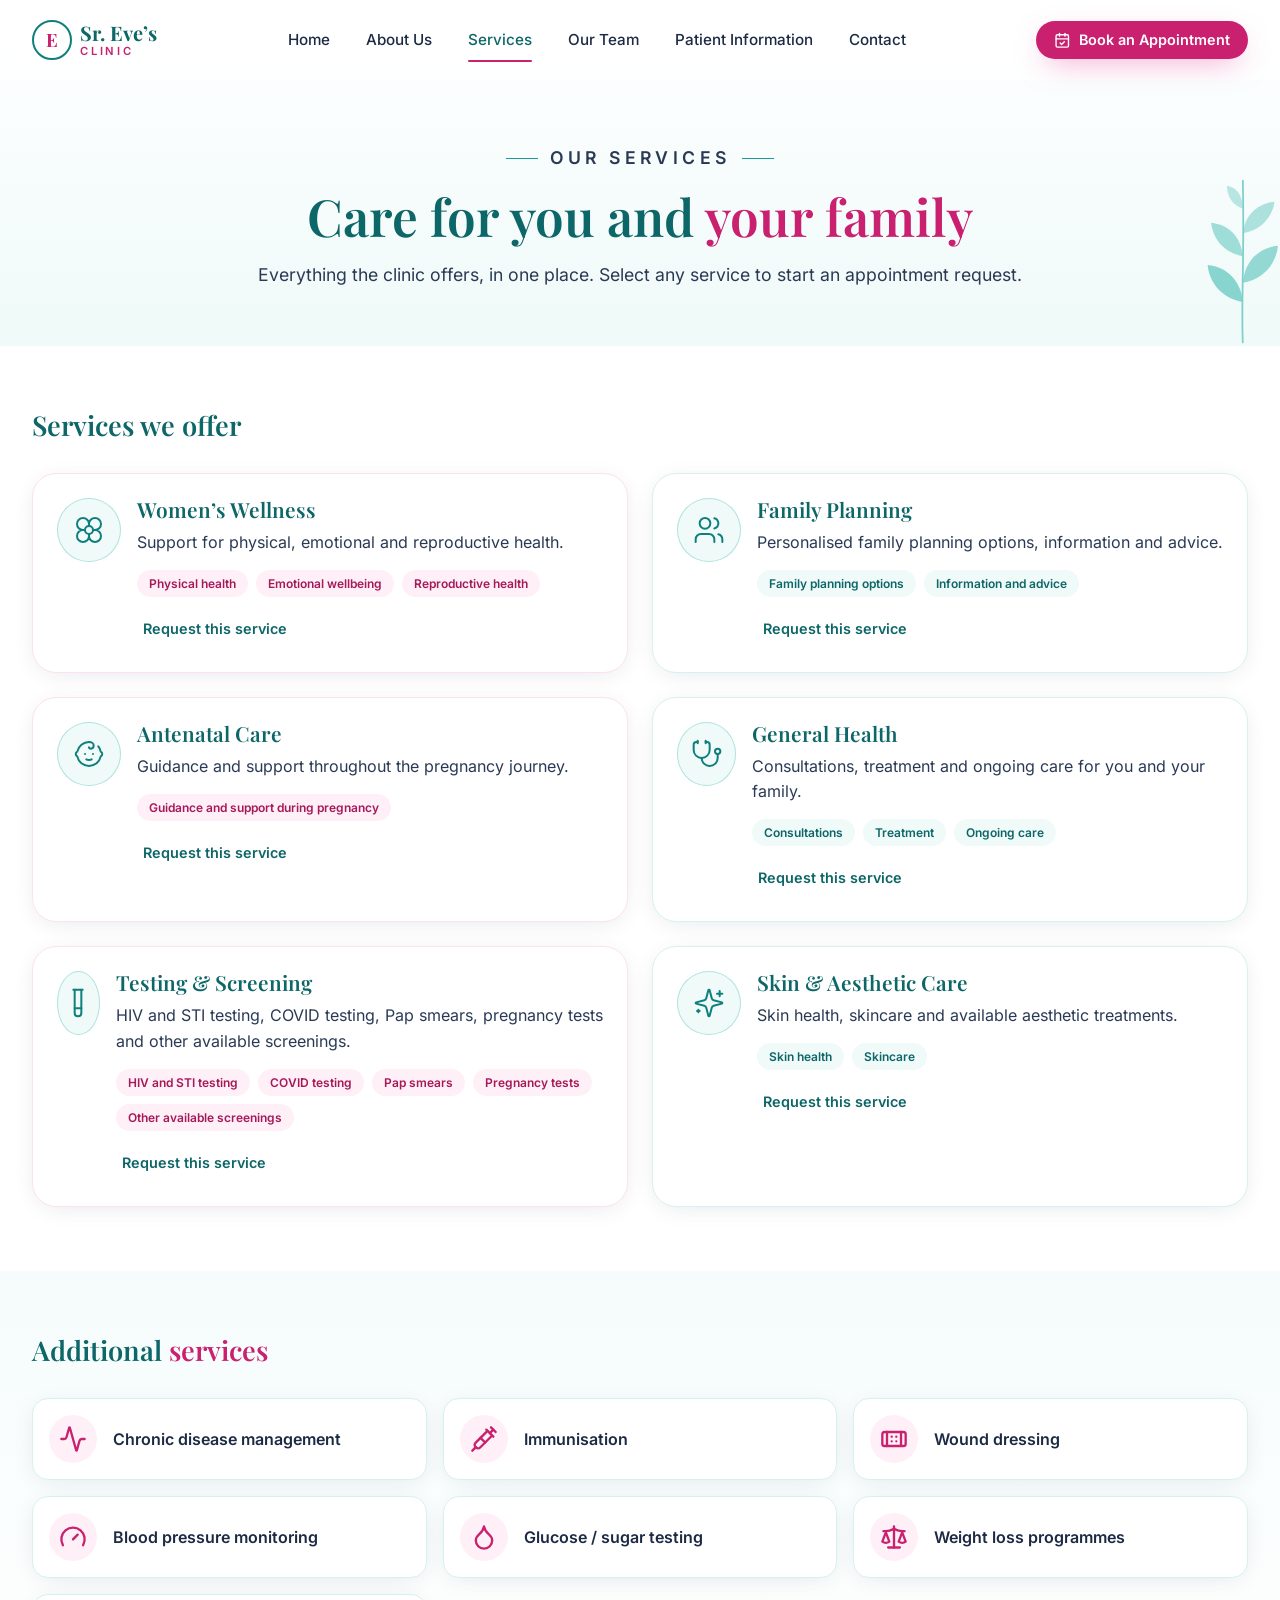
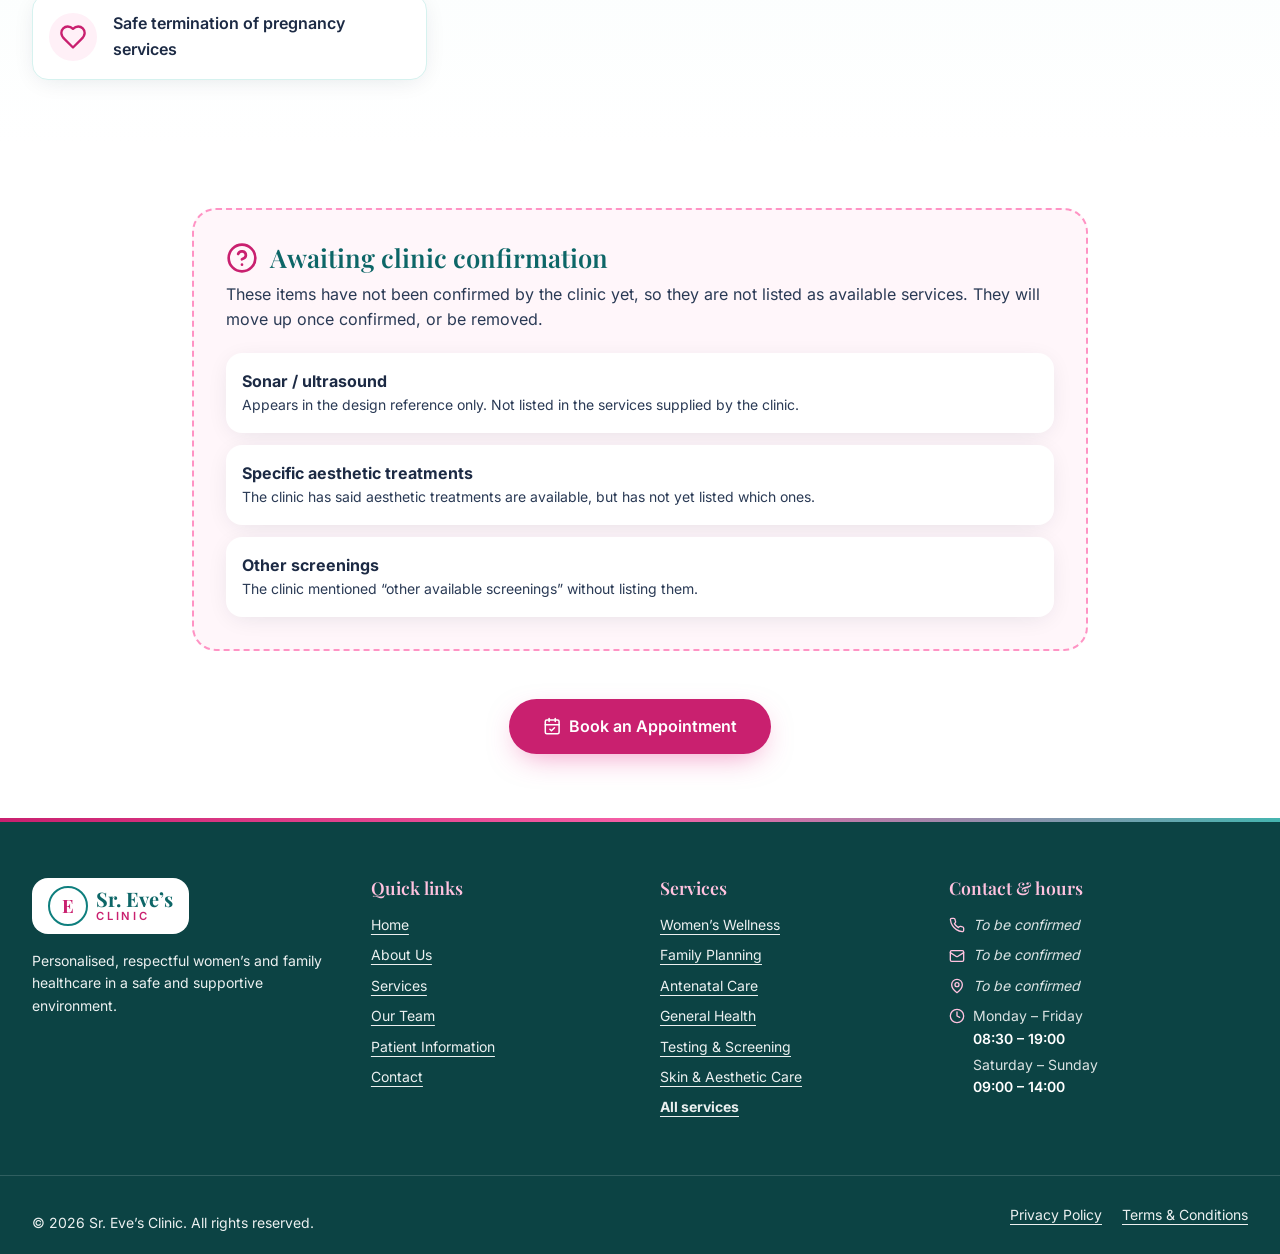
<file: services.html>
<!doctype html>
<html lang="en">
<head>
  <meta charset="UTF-8" />
  <meta name="viewport" content="width=device-width, initial-scale=1.0" />
  <title>Services | Sr. Eve’s Clinic</title>
  <meta name="description" content="Everything Sr. Eve’s Clinic offers: women’s wellness, family planning, antenatal care, general health, testing and screening, skin care and more." />
  <meta name="theme-color" content="#0f7f7e" />
  <link rel="icon" href="assets/favicon.svg" type="image/svg+xml" />
  <meta name="referrer" content="no-referrer" />
  <link rel="preload" href="assets/fonts/playfair-latin.woff2" as="font" type="font/woff2" crossorigin />
  <link rel="stylesheet" href="css/styles.css" />
  <script>document.documentElement.classList.add("js");</script>
</head>
<body>
<a class="skip-link" href="#main">Skip to main content</a>

<header class="site-header" id="site-header">
  <div class="container header__inner">
    <a class="brand" href="index.html" aria-label="Sr. Eve’s Clinic, home">
      <span class="logo" data-logo><span class="logo__mark" aria-hidden="true">E</span><span class="logo__text">Sr. Eve’s<small>Clinic</small></span></span>
    </a>
    <nav class="nav" aria-label="Primary">
      <ul class="nav__list">
            <li><a class="nav__link" href="index.html">Home</a></li>
            <li><a class="nav__link" href="index.html#about">About Us</a></li>
            <li><a class="nav__link" href="services.html" aria-current="page">Services</a></li>
            <li><a class="nav__link" href="index.html#team">Our Team</a></li>
            <li><a class="nav__link" href="patient-information.html">Patient Information</a></li>
            <li><a class="nav__link" href="index.html#contact">Contact</a></li>
      </ul>
    </nav>
    <div class="header__actions">
      <a class="btn btn--primary btn--sm" href="index.html#contact" data-book aria-label="Book an appointment"><svg class="icon" aria-hidden="true"><use href="#i-calendar-check"></use></svg> <span>Book<span class="book-long"> an Appointment</span></span></a>
      <button class="nav-toggle" type="button" aria-expanded="false" aria-controls="mobile-menu" aria-label="Open menu">
        <svg class="icon icon-open" aria-hidden="true"><use href="#i-menu"></use></svg><svg class="icon icon-close" aria-hidden="true"><use href="#i-x"></use></svg>
      </button>
    </div>
  </div>
  <nav class="mobile-menu" id="mobile-menu" aria-label="Mobile">
    <div class="mobile-menu__inner">
      <ul>
        <li><a href="index.html">Home</a></li>
        <li><a href="index.html#about">About Us</a></li>
        <li><a href="services.html" aria-current="page">Services</a></li>
        <li><a href="index.html#team">Our Team</a></li>
        <li><a href="patient-information.html">Patient Information</a></li>
        <li><a href="index.html#contact">Contact</a></li>
      </ul>
    </div>
  </nav>
</header>

<main id="main">
  <div class="page-hero">
    <svg class="deco deco--sprig" aria-hidden="true" viewBox="0 0 120 200"><use href="#sprig"></use></svg>
    <div class="container">
      <div class="section-head" data-reveal>
        <p class="eyebrow eyebrow--center">Our Services</p>
        <h1>Care for you and <span class="accent">your family</span></h1>
        <p>Everything the clinic offers, in one place. Select any service to start an appointment request.</p>
      </div>
    </div>
  </div>

  <section class="page-section" aria-labelledby="core-services">
    <div class="container">
      <h2 class="h2-lg" id="core-services">Services we offer</h2>
      <ul class="core-grid">
        <li id="womens-wellness" class="core-card core-card--pink" data-reveal>
          <span class="service-card__icon"><svg class="icon" aria-hidden="true"><use href="#i-flower"></use></svg></span>
          <div><h3>Women’s Wellness</h3><p>Support for physical, emotional and reproductive health.</p>
            <ul class="chips"><li class="chip">Physical health</li><li class="chip">Emotional wellbeing</li><li class="chip">Reproductive health</li></ul>
            <button class="btn btn--ghost btn--sm" type="button" data-book data-service="womens-wellness" style="margin-left:-.75rem;margin-top:.75rem">Request this service</button></div></li>
        <li id="family-planning" class="core-card" data-reveal style="--d:.08s">
          <span class="service-card__icon"><svg class="icon" aria-hidden="true"><use href="#i-users"></use></svg></span>
          <div><h3>Family Planning</h3><p>Personalised family planning options, information and advice.</p>
            <ul class="chips"><li class="chip">Family planning options</li><li class="chip">Information and advice</li></ul>
            <button class="btn btn--ghost btn--sm" type="button" data-book data-service="family-planning" style="margin-left:-.75rem;margin-top:.75rem">Request this service</button></div></li>
        <li id="antenatal-care" class="core-card core-card--pink" data-reveal>
          <span class="service-card__icon"><svg class="icon" aria-hidden="true"><use href="#i-baby"></use></svg></span>
          <div><h3>Antenatal Care</h3><p>Guidance and support throughout the pregnancy journey.</p>
            <ul class="chips"><li class="chip">Guidance and support during pregnancy</li></ul>
            <button class="btn btn--ghost btn--sm" type="button" data-book data-service="antenatal-care" style="margin-left:-.75rem;margin-top:.75rem">Request this service</button></div></li>
        <li id="general-health" class="core-card" data-reveal style="--d:.08s">
          <span class="service-card__icon"><svg class="icon" aria-hidden="true"><use href="#i-stethoscope"></use></svg></span>
          <div><h3>General Health</h3><p>Consultations, treatment and ongoing care for you and your family.</p>
            <ul class="chips"><li class="chip">Consultations</li><li class="chip">Treatment</li><li class="chip">Ongoing care</li></ul>
            <button class="btn btn--ghost btn--sm" type="button" data-book data-service="general-health" style="margin-left:-.75rem;margin-top:.75rem">Request this service</button></div></li>
        <li id="testing-screening" class="core-card core-card--pink" data-reveal>
          <span class="service-card__icon"><svg class="icon" aria-hidden="true"><use href="#i-test-tube"></use></svg></span>
          <div><h3>Testing &amp; Screening</h3><p>HIV and STI testing, COVID testing, Pap smears, pregnancy tests and other available screenings.</p>
            <ul class="chips"><li class="chip">HIV and STI testing</li><li class="chip">COVID testing</li><li class="chip">Pap smears</li><li class="chip">Pregnancy tests</li><li class="chip">Other available screenings</li></ul>
            <button class="btn btn--ghost btn--sm" type="button" data-book data-service="testing-screening" style="margin-left:-.75rem;margin-top:.75rem">Request this service</button></div></li>
        <li id="skin-aesthetic" class="core-card" data-reveal style="--d:.08s">
          <span class="service-card__icon"><svg class="icon" aria-hidden="true"><use href="#i-sparkles"></use></svg></span>
          <div><h3>Skin &amp; Aesthetic Care</h3><p>Skin health, skincare and available aesthetic treatments.</p>
            <ul class="chips"><li class="chip">Skin health</li><li class="chip">Skincare</li></ul>
            <button class="btn btn--ghost btn--sm" type="button" data-book data-service="skin-aesthetic" style="margin-left:-.75rem;margin-top:.75rem">Request this service</button></div></li>
      </ul>
    </div>
  </section>

  <section class="page-section page-section--tint" aria-labelledby="more-services">
    <div class="container">
      <h2 class="h2-lg" id="more-services">Additional <span class="accent">services</span></h2>
      <ul class="extra-grid">
        <li data-reveal><button class="extra-btn" type="button" data-book data-service="chronic-disease-management"><span class="extra-btn__icon"><svg class="icon icon--lg" aria-hidden="true"><use href="#i-activity"></use></svg></span>Chronic disease management</button></li>
        <li data-reveal style="--d:.05s"><button class="extra-btn" type="button" data-book data-service="immunisation"><span class="extra-btn__icon"><svg class="icon icon--lg" aria-hidden="true"><use href="#i-syringe"></use></svg></span>Immunisation</button></li>
        <li data-reveal style="--d:.1s"><button class="extra-btn" type="button" data-book data-service="wound-dressing"><span class="extra-btn__icon"><svg class="icon icon--lg" aria-hidden="true"><use href="#i-bandage"></use></svg></span>Wound dressing</button></li>
        <li data-reveal><button class="extra-btn" type="button" data-book data-service="blood-pressure-monitoring"><span class="extra-btn__icon"><svg class="icon icon--lg" aria-hidden="true"><use href="#i-gauge"></use></svg></span>Blood pressure monitoring</button></li>
        <li data-reveal style="--d:.05s"><button class="extra-btn" type="button" data-book data-service="glucose-testing"><span class="extra-btn__icon"><svg class="icon icon--lg" aria-hidden="true"><use href="#i-droplet"></use></svg></span>Glucose / sugar testing</button></li>
        <li data-reveal style="--d:.1s"><button class="extra-btn" type="button" data-book data-service="weight-loss-programmes"><span class="extra-btn__icon"><svg class="icon icon--lg" aria-hidden="true"><use href="#i-scale"></use></svg></span>Weight loss programmes</button></li>
        <li data-reveal><button class="extra-btn" type="button" data-book data-service="termination-of-pregnancy"><span class="extra-btn__icon"><svg class="icon icon--lg" aria-hidden="true"><use href="#i-heart"></use></svg></span>Safe termination of pregnancy services</button></li>
      </ul>
    </div>
  </section>

  <section class="page-section" aria-labelledby="pending">
    <div class="container">
      <div class="pending" data-reveal>
        <h2 id="pending"><svg class="icon" aria-hidden="true"><use href="#i-help-circle"></use></svg> Awaiting clinic confirmation</h2>
        <p>These items have not been confirmed by the clinic yet, so they are not listed as available services. They will move up once confirmed, or be removed.</p>
        <ul>
          <li><strong>Sonar / ultrasound</strong><span>Appears in the design reference only. Not listed in the services supplied by the clinic.</span></li>
          <li><strong>Specific aesthetic treatments</strong><span>The clinic has said aesthetic treatments are available, but has not yet listed which ones.</span></li>
          <li><strong>Other screenings</strong><span>The clinic mentioned “other available screenings” without listing them.</span></li>
        </ul>
      </div>
      <div class="center-cta">
        <a class="btn btn--primary btn--lg" href="index.html#contact" data-book><svg class="icon" aria-hidden="true"><use href="#i-calendar-check"></use></svg> Book an Appointment</a>
      </div>
    </div>
  </section>
</main>

<footer class="site-footer">
  <div class="container footer__grid">
    <div>
      <span class="footer__logo"><span class="logo" data-logo><span class="logo__mark" aria-hidden="true">E</span><span class="logo__text">Sr. Eve’s<small>Clinic</small></span></span></span>
      <p>Personalised, respectful women’s and family healthcare in a safe and supportive environment.</p>
    </div>
    <nav aria-label="Footer quick links">
      <h2>Quick links</h2>
      <ul>
        <li><a href="index.html">Home</a></li>
        <li><a href="index.html#about">About Us</a></li>
        <li><a href="services.html">Services</a></li>
        <li><a href="index.html#team">Our Team</a></li>
        <li><a href="patient-information.html">Patient Information</a></li>
        <li><a href="index.html#contact">Contact</a></li>
      </ul>
    </nav>
    <nav aria-label="Footer services">
      <h2>Services</h2>
      <ul>
        <li><a href="services.html#womens-wellness">Women’s Wellness</a></li>
        <li><a href="services.html#family-planning">Family Planning</a></li>
        <li><a href="services.html#antenatal-care">Antenatal Care</a></li>
        <li><a href="services.html#general-health">General Health</a></li>
        <li><a href="services.html#testing-screening">Testing &amp; Screening</a></li>
        <li><a href="services.html#skin-aesthetic">Skin &amp; Aesthetic Care</a></li>
        <li><a href="services.html"><strong>All services</strong></a></li>
      </ul>
    </nav>
    <div>
      <h2>Contact &amp; hours</h2>
      <ul class="footer__contact">
        <li><svg class="icon" aria-hidden="true"><use href="#i-phone"></use></svg><span data-contact="phone"><span class="footer__tbc">To be confirmed</span></span></li>
        <li data-contact="whatsapp" hidden></li>
        <li><svg class="icon" aria-hidden="true"><use href="#i-mail"></use></svg><span data-contact="email"><span class="footer__tbc">To be confirmed</span></span></li>
        <li><svg class="icon" aria-hidden="true"><use href="#i-map-pin"></use></svg><span data-contact="address"><span class="footer__tbc">To be confirmed</span></span></li>
        <li><svg class="icon" aria-hidden="true"><use href="#i-clock"></use></svg><dl><div><dt>Monday – Friday</dt><dd>08:30 – 19:00</dd></div><div><dt>Saturday – Sunday</dt><dd>09:00 – 14:00</dd></div></dl></li>
      </ul>
    </div>
  </div>
  <div class="footer__bottom">
    <div class="container">
      <p>© <span data-year>2026</span> Sr. Eve’s Clinic. All rights reserved.</p>
      <ul><li><a href="privacy.html">Privacy Policy</a></li><li><a href="terms.html">Terms &amp; Conditions</a></li></ul>
    </div>
  </div>
</footer>

<script src="js/config.js"></script>
<script src="js/icons.js"></script>
<script src="js/main.js"></script>
</body>
</html>
</file>
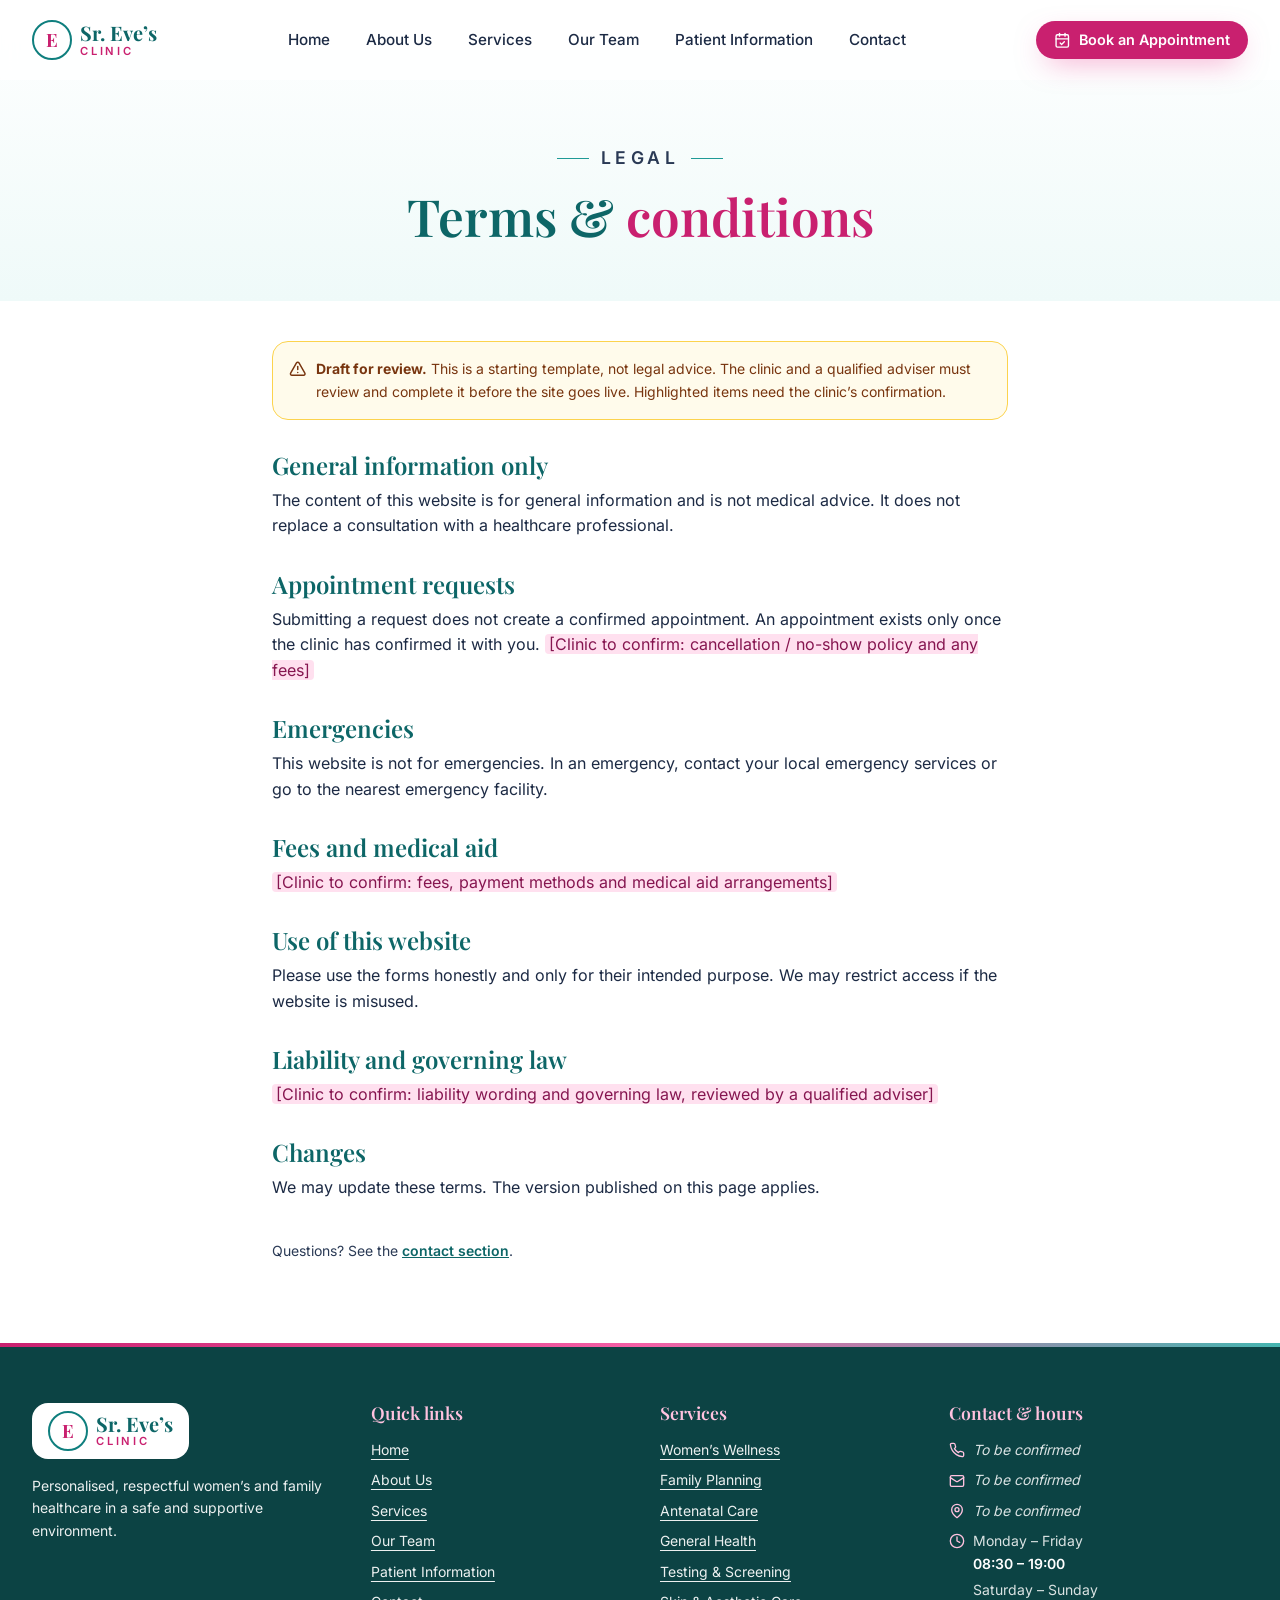
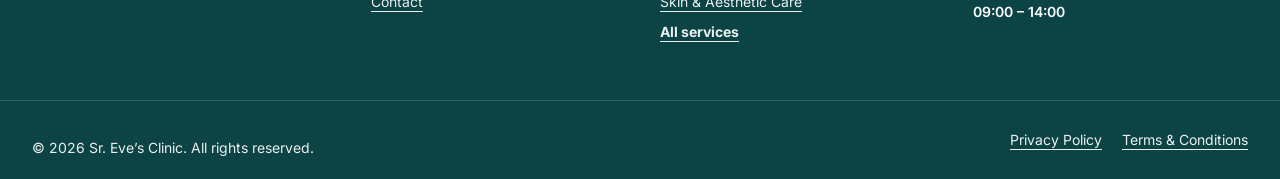
<file: terms.html>
<!doctype html>
<html lang="en">
<head>
  <meta charset="UTF-8" />
  <meta name="viewport" content="width=device-width, initial-scale=1.0" />
  <title>Terms &amp; Conditions | Sr. Eve’s Clinic</title>
  <meta name="description" content="Terms and conditions for using the Sr. Eve’s Clinic website." />
  <meta name="robots" content="noindex" />
  <meta name="theme-color" content="#0f7f7e" />
  <link rel="icon" href="assets/favicon.svg" type="image/svg+xml" />
  <meta name="referrer" content="no-referrer" />
  <link rel="stylesheet" href="css/styles.css" />
  <script>document.documentElement.classList.add("js");</script>
</head>
<body>
<a class="skip-link" href="#main">Skip to main content</a>

<header class="site-header" id="site-header">
  <div class="container header__inner">
    <a class="brand" href="index.html" aria-label="Sr. Eve’s Clinic, home">
      <span class="logo" data-logo><span class="logo__mark" aria-hidden="true">E</span><span class="logo__text">Sr. Eve’s<small>Clinic</small></span></span>
    </a>
    <nav class="nav" aria-label="Primary">
      <ul class="nav__list">
            <li><a class="nav__link" href="index.html">Home</a></li>
            <li><a class="nav__link" href="index.html#about">About Us</a></li>
            <li><a class="nav__link" href="services.html">Services</a></li>
            <li><a class="nav__link" href="index.html#team">Our Team</a></li>
            <li><a class="nav__link" href="patient-information.html">Patient Information</a></li>
            <li><a class="nav__link" href="index.html#contact">Contact</a></li>
      </ul>
    </nav>
    <div class="header__actions">
      <a class="btn btn--primary btn--sm" href="index.html#contact" data-book aria-label="Book an appointment"><svg class="icon" aria-hidden="true"><use href="#i-calendar-check"></use></svg> <span>Book<span class="book-long"> an Appointment</span></span></a>
      <button class="nav-toggle" type="button" aria-expanded="false" aria-controls="mobile-menu" aria-label="Open menu">
        <svg class="icon icon-open" aria-hidden="true"><use href="#i-menu"></use></svg><svg class="icon icon-close" aria-hidden="true"><use href="#i-x"></use></svg>
      </button>
    </div>
  </div>
  <nav class="mobile-menu" id="mobile-menu" aria-label="Mobile">
    <div class="mobile-menu__inner">
      <ul>
        <li><a href="index.html">Home</a></li>
        <li><a href="index.html#about">About Us</a></li>
        <li><a href="services.html">Services</a></li>
        <li><a href="index.html#team">Our Team</a></li>
        <li><a href="patient-information.html">Patient Information</a></li>
        <li><a href="index.html#contact">Contact</a></li>
      </ul>
    </div>
  </nav>
</header>

<main id="main">
  <div class="page-hero">
    <div class="container">
      <div class="section-head">
        <p class="eyebrow eyebrow--center">Legal</p>
        <h1>Terms &amp; <span class="accent">conditions</span></h1>
      </div>
    </div>
  </div>

  <div class="legal">
    <p class="notice notice--warn"><svg class="icon" aria-hidden="true"><use href="#i-alert-triangle"></use></svg>
      <span><strong>Draft for review.</strong> This is a starting template, not legal advice. The clinic and a qualified adviser must review and complete it before the site goes live. Highlighted items need the clinic’s confirmation.</span></p>

    <section><h2>General information only</h2>
      <p>The content of this website is for general information and is not medical advice. It does not replace a consultation with a healthcare professional.</p></section>
    <section><h2>Appointment requests</h2>
      <p>Submitting a request does not create a confirmed appointment. An appointment exists only once the clinic has confirmed it with you. <mark>[Clinic to confirm: cancellation / no-show policy and any fees]</mark></p></section>
    <section><h2>Emergencies</h2>
      <p>This website is not for emergencies. In an emergency, contact your local emergency services or go to the nearest emergency facility.</p></section>
    <section><h2>Fees and medical aid</h2>
      <p><mark>[Clinic to confirm: fees, payment methods and medical aid arrangements]</mark></p></section>
    <section><h2>Use of this website</h2>
      <p>Please use the forms honestly and only for their intended purpose. We may restrict access if the website is misused.</p></section>
    <section><h2>Liability and governing law</h2>
      <p><mark>[Clinic to confirm: liability wording and governing law, reviewed by a qualified adviser]</mark></p></section>
    <section><h2>Changes</h2>
      <p>We may update these terms. The version published on this page applies.</p></section>

    <p class="legal__foot">Questions? See the <a href="index.html#contact">contact section</a>.</p>
  </div>
</main>

<footer class="site-footer">
  <div class="container footer__grid">
    <div>
      <span class="footer__logo"><span class="logo" data-logo><span class="logo__mark" aria-hidden="true">E</span><span class="logo__text">Sr. Eve’s<small>Clinic</small></span></span></span>
      <p>Personalised, respectful women’s and family healthcare in a safe and supportive environment.</p>
    </div>
    <nav aria-label="Footer quick links">
      <h2>Quick links</h2>
      <ul>
        <li><a href="index.html">Home</a></li>
        <li><a href="index.html#about">About Us</a></li>
        <li><a href="services.html">Services</a></li>
        <li><a href="index.html#team">Our Team</a></li>
        <li><a href="patient-information.html">Patient Information</a></li>
        <li><a href="index.html#contact">Contact</a></li>
      </ul>
    </nav>
    <nav aria-label="Footer services">
      <h2>Services</h2>
      <ul>
        <li><a href="services.html#womens-wellness">Women’s Wellness</a></li>
        <li><a href="services.html#family-planning">Family Planning</a></li>
        <li><a href="services.html#antenatal-care">Antenatal Care</a></li>
        <li><a href="services.html#general-health">General Health</a></li>
        <li><a href="services.html#testing-screening">Testing &amp; Screening</a></li>
        <li><a href="services.html#skin-aesthetic">Skin &amp; Aesthetic Care</a></li>
        <li><a href="services.html"><strong>All services</strong></a></li>
      </ul>
    </nav>
    <div>
      <h2>Contact &amp; hours</h2>
      <ul class="footer__contact">
        <li><svg class="icon" aria-hidden="true"><use href="#i-phone"></use></svg><span data-contact="phone"><span class="footer__tbc">To be confirmed</span></span></li>
        <li data-contact="whatsapp" hidden></li>
        <li><svg class="icon" aria-hidden="true"><use href="#i-mail"></use></svg><span data-contact="email"><span class="footer__tbc">To be confirmed</span></span></li>
        <li><svg class="icon" aria-hidden="true"><use href="#i-map-pin"></use></svg><span data-contact="address"><span class="footer__tbc">To be confirmed</span></span></li>
        <li><svg class="icon" aria-hidden="true"><use href="#i-clock"></use></svg><dl><div><dt>Monday – Friday</dt><dd>08:30 – 19:00</dd></div><div><dt>Saturday – Sunday</dt><dd>09:00 – 14:00</dd></div></dl></li>
      </ul>
    </div>
  </div>
  <div class="footer__bottom">
    <div class="container">
      <p>© <span data-year>2026</span> Sr. Eve’s Clinic. All rights reserved.</p>
      <ul><li><a href="privacy.html">Privacy Policy</a></li><li><a href="terms.html">Terms &amp; Conditions</a></li></ul>
    </div>
  </div>
</footer>

<script src="js/config.js"></script>
<script src="js/icons.js"></script>
<script src="js/main.js"></script>
</body>
</html>
</file>
<file: css/styles.css>
/* ==========================================================================
   Sr. Eve's Clinic: plain CSS, no framework, no build step.
   Colours approximated from the reference design; swap the variables below
   for the exact logo values if they differ.
   ========================================================================== */

/* ---- Self-hosted fonts (latin subset) ---- */
@font-face {
  font-family: "Inter";
  src: url("../assets/fonts/inter-latin.woff2") format("woff2");
  font-weight: 100 900;
  font-display: swap;
}
@font-face {
  font-family: "Playfair Display";
  src: url("../assets/fonts/playfair-latin.woff2") format("woff2");
  font-weight: 400 900;
  font-display: swap;
}
@font-face {
  font-family: "Dancing Script";
  src: url("../assets/fonts/dancing-script-latin-600.woff2") format("woff2");
  font-weight: 600;
  font-display: swap;
}

/* ---- Tokens ---- */
:root {
  --teal-50: #effaf9;
  --teal-100: #d6f2ef;
  --teal-200: #b0e4df;
  --teal-300: #7dd0ca;
  --teal-400: #45b5b0;
  --teal-500: #1f9a96;
  --teal-600: #0f7f7e;
  --teal-700: #0d6667;
  --teal-800: #0e5253;
  --teal-900: #0c4344;

  --pink-50: #fff0f7;
  --pink-100: #ffe0ef;
  --pink-200: #ffc2df;
  --pink-300: #ff93c4;
  --pink-400: #f55fa6;
  --pink-500: #e6338b;
  --pink-600: #c9206f; /* AA contrast with white text */
  --pink-700: #a5185a;
  --pink-800: #861650;

  --navy-700: #2a3a55;
  --navy-800: #1c2a44;
  --navy-900: #12203a;

  --font-sans: "Inter", system-ui, -apple-system, "Segoe UI", Roboto, sans-serif;
  --font-display: "Playfair Display", Georgia, "Times New Roman", serif;
  --font-script: "Dancing Script", cursive;

  --shadow-card: 0 4px 24px -6px rgba(18, 32, 58, 0.12);
  --shadow-soft: 0 10px 40px -12px rgba(15, 127, 126, 0.28);
  --shadow-pink: 0 10px 30px -10px rgba(230, 51, 139, 0.55);

  --ease: cubic-bezier(0.22, 1, 0.36, 1);
  --header-h: 5rem;
  --container: 80rem;
}

/* ---- Base ---- */
*, *::before, *::after { box-sizing: border-box; }
html { scroll-behavior: smooth; -webkit-text-size-adjust: 100%; scroll-padding-top: calc(var(--header-h) + 0.5rem); }
body {
  margin: 0;
  font-family: var(--font-sans);
  color: var(--navy-800);
  background: #fff;
  line-height: 1.6;
  -webkit-font-smoothing: antialiased;
}
img, svg { display: block; max-width: 100%; }
h1, h2, h3, h4 { margin: 0; font-family: var(--font-display); font-weight: 600; line-height: 1.15; color: var(--teal-700); }
p { margin: 0; }
ul { margin: 0; padding: 0; list-style: none; }
a { color: inherit; }
button, input, select, textarea { font: inherit; color: inherit; }
::selection { background: var(--pink-200); color: var(--navy-900); }
:focus-visible { outline: 2px solid var(--teal-700); outline-offset: 2px; }
[hidden] { display: none !important; }
section:focus { outline: none; }

.sr-only {
  position: absolute; width: 1px; height: 1px; padding: 0; margin: -1px;
  overflow: hidden; clip: rect(0, 0, 0, 0); white-space: nowrap; border: 0;
}
.skip-link {
  position: fixed; left: 1rem; top: -4rem; z-index: 100;
  background: var(--pink-600); color: #fff; padding: 0.75rem 1.25rem; border-radius: 999px; font-weight: 600;
  transition: top 0.2s;
}
.skip-link:focus { top: 1rem; }

.container { width: 100%; max-width: var(--container); margin-inline: auto; padding-inline: 1rem; }
@media (min-width: 640px) { .container { padding-inline: 1.5rem; } }
@media (min-width: 1024px) { .container { padding-inline: 2rem; } }

.icon { width: 1.25em; height: 1.25em; flex-shrink: 0; fill: none; stroke: currentColor; stroke-width: 2; stroke-linecap: round; stroke-linejoin: round; }
.icon--lg { width: 1.75rem; height: 1.75rem; }
.icon--xl { width: 2.25rem; height: 2.25rem; stroke-width: 1.5; }
.deco { position: absolute; pointer-events: none; user-select: none; }

/* ---- Buttons ---- */
.btn {
  display: inline-flex; align-items: center; justify-content: center; gap: 0.5rem;
  padding: 0.8rem 1.5rem; border-radius: 999px; border: 2px solid transparent;
  font-weight: 600; font-size: 1rem; line-height: 1.2; text-decoration: none; white-space: nowrap; cursor: pointer;
  transition: background-color 0.2s, color 0.2s, border-color 0.2s, transform 0.2s var(--ease), box-shadow 0.2s;
}
.btn:hover { transform: translateY(-2px); }
.btn:active { transform: scale(0.97); }
.btn:disabled { opacity: 0.6; cursor: not-allowed; transform: none; }
.btn--primary { background: var(--pink-600); color: #fff; box-shadow: var(--shadow-pink); }
.btn--primary:hover { background: var(--pink-700); }
.btn--outline { background: rgba(255, 255, 255, 0.75); border-color: var(--teal-600); color: var(--teal-700); }
.btn--outline:hover { background: var(--teal-50); }
.btn--white { background: var(--pink-600); border-color: #fff; color: #fff; box-shadow: var(--shadow-pink); }
.btn--white:hover { background: var(--pink-700); }
.btn--ghost { color: var(--teal-700); background: transparent; }
.btn--ghost:hover { background: var(--teal-50); }
.btn--sm { padding: 0.55rem 1rem; font-size: 0.9rem; }
.btn--lg { padding: 1rem 2rem; }
.btn--block { width: 100%; }
.btn .icon { width: 1.15em; height: 1.15em; }

/* ---- Logo ---- */
.logo { display: inline-flex; align-items: center; gap: 0.5rem; line-height: 1; }
.logo img { height: 3.25rem; width: auto; object-fit: contain; }
.logo__mark {
  display: grid; place-items: center; width: 2.5rem; height: 2.5rem; border-radius: 50%;
  border: 2px solid var(--teal-600); color: var(--pink-600); font-family: var(--font-display); font-weight: 700; font-size: 1.15rem;
}
.logo__text { font-family: var(--font-display); font-weight: 700; font-size: 1.25rem; color: var(--teal-700); }
.logo__text small { display: block; margin-top: 0.15rem; font-family: var(--font-sans); font-size: 0.7rem; font-weight: 600; letter-spacing: 0.25em; text-transform: uppercase; color: var(--pink-600); }

/* ---- Header / navigation ---- */
.site-header {
  position: fixed; inset: 0 0 auto 0; z-index: 50;
  background: rgba(255, 255, 255, 0.72); backdrop-filter: blur(8px); -webkit-backdrop-filter: blur(8px);
  transition: background-color 0.3s, box-shadow 0.3s;
}
.site-header.is-scrolled, .site-header.menu-open { background: rgba(255, 255, 255, 0.96); box-shadow: var(--shadow-card); }
.header__inner { display: flex; align-items: center; justify-content: space-between; gap: 1rem; height: var(--header-h); }
.brand { text-decoration: none; border-radius: 0.5rem; flex-shrink: 0; }
.nav { display: none; }
.nav__list { display: flex; align-items: center; gap: 0.25rem; }
.nav__link { position: relative; display: block; padding: 0.5rem 0.75rem; border-radius: 0.375rem; text-decoration: none; font-size: 0.9rem; font-weight: 500; color: var(--navy-800); transition: color 0.2s; }
.nav__link::after {
  content: ""; position: absolute; left: 0.75rem; right: 0.75rem; bottom: -2px; height: 2px; border-radius: 2px;
  background: var(--pink-600); transform: scaleX(0); transform-origin: left; transition: transform 0.3s var(--ease);
}
.nav__link:hover, .nav__link:focus-visible, .nav__link[aria-current] { color: var(--teal-700); }
.nav__link:hover::after, .nav__link:focus-visible::after, .nav__link[aria-current]::after { transform: scaleX(1); }
.header__actions { display: flex; align-items: center; gap: 0.5rem; }
.book-long { display: none; }
.nav-toggle { display: grid; place-items: center; width: 2.75rem; height: 2.75rem; border: 0; border-radius: 50%; background: transparent; color: var(--teal-700); cursor: pointer; transition: background-color 0.2s; }
.nav-toggle:hover { background: var(--teal-50); }
.nav-toggle .icon { width: 1.6rem; height: 1.6rem; }
.nav-toggle .icon-close { display: none; }
.nav-toggle[aria-expanded="true"] .icon-open { display: none; }
.nav-toggle[aria-expanded="true"] .icon-close { display: block; }

.mobile-menu { display: grid; grid-template-rows: 0fr; visibility: hidden; background: #fff; border-top: 1px solid var(--teal-100); transition: grid-template-rows 0.3s var(--ease), visibility 0s 0.3s; }
.mobile-menu.is-open { grid-template-rows: 1fr; visibility: visible; transition: grid-template-rows 0.3s var(--ease), visibility 0s; }
.mobile-menu__inner { overflow: hidden; }
.mobile-menu ul { padding: 1rem; }
.mobile-menu a { display: block; padding: 0.8rem 1rem; border-radius: 0.75rem; text-decoration: none; font-weight: 500; }
.mobile-menu a:hover, .mobile-menu a[aria-current] { background: var(--teal-50); color: var(--teal-700); }

@media (min-width: 640px) { .book-long { display: inline; } .logo img { height: 3.5rem; } }
@media (min-width: 1024px) {
  .nav { display: block; }
  .nav-toggle, .mobile-menu { display: none; }
}
@media (min-width: 1280px) { .nav__list { gap: 0.75rem; } .nav__link { font-size: 0.95rem; } }

/* ---- Reveal on scroll (only when JS is running) ---- */
.js [data-reveal] { opacity: 0; transform: translateY(24px); transition: opacity 0.7s var(--ease) var(--d, 0s), transform 0.7s var(--ease) var(--d, 0s); }
.js [data-reveal="left"] { transform: translateX(-24px); }
.js [data-reveal="right"] { transform: translateX(24px); }
.js [data-reveal="fade"] { transform: none; }
.js [data-reveal].is-visible { opacity: 1; transform: none; }
.js [data-reveal="zoom"] { transform: scale(0.96); transition-duration: 0.9s; }
.js [data-reveal="zoom"].is-visible { transform: none; }

@keyframes float { 0%, 100% { transform: translateY(0); } 50% { transform: translateY(-10px); } }
.float { animation: float 6s ease-in-out infinite; }
.float--slow { animation-duration: 7.5s; animation-delay: 1s; }

/* ---- Section headings ---- */
.section { position: relative; padding-block: 5rem; scroll-margin-top: calc(var(--header-h) - 1rem); }
.eyebrow { display: flex; align-items: center; gap: 0.75rem; margin-bottom: 0.9rem; font-size: 0.75rem; font-weight: 600; letter-spacing: 0.25em; text-transform: uppercase; color: var(--teal-700); }
.eyebrow::before, .eyebrow--center::after { content: ""; width: 2rem; height: 1px; background: var(--teal-500); }
.eyebrow--center { justify-content: center; }
.section-title { font-size: clamp(1.9rem, 4vw, 2.6rem); }
.section-title em, .accent { font-style: normal; color: var(--pink-600); }
.section-head { max-width: 48rem; margin-inline: auto; text-align: center; }
.section-head p { margin-top: 1rem; font-size: 1.1rem; color: var(--navy-700); }

/* ---- Hero ---- */
.hero { position: relative; overflow: hidden; padding-top: var(--header-h); background: linear-gradient(to bottom, #fff, #fff 40%, var(--teal-50)); }
.blob { position: absolute; border-radius: 50%; filter: blur(64px); pointer-events: none; }
.hero__grid { display: grid; gap: 2.5rem; align-items: center; padding-block: 2.5rem 4rem; }
.hero__copy { position: relative; z-index: 2; }
.hero__eyebrow { margin-bottom: 1rem; }
.hero h1 { font-size: clamp(2.4rem, 6vw, 3.9rem); line-height: 1.08; }
.hero__lead { margin-top: 1.5rem; max-width: 33rem; font-size: 1.1rem; color: var(--navy-800); }
.hero__actions { display: flex; flex-wrap: wrap; gap: 1rem; margin-top: 2rem; }
.trust { display: grid; gap: 1rem; margin-top: 2.5rem; max-width: 36rem; }
.trust li { display: flex; align-items: center; gap: 0.75rem; font-size: 0.9rem; font-weight: 600; line-height: 1.3; }
.trust__icon { display: grid; place-items: center; width: 3rem; height: 3rem; flex-shrink: 0; border-radius: 50%; border: 1px solid var(--teal-200); background: var(--teal-50); color: var(--teal-600); }
.trust__icon .icon { width: 1.5rem; height: 1.5rem; }
.hero__visual { position: relative; }

/* Hero photo: a full-bleed background that dissolves into the white hero, with no frame.
   Mobile: sits under the copy and fades on all four sides. */
.hero__photo {
  --fade-x: linear-gradient(to right, transparent, #000 10%, #000 90%, transparent);
  --fade-y: linear-gradient(to bottom, transparent, #000 12%, #000 80%, transparent);
  position: relative; height: 27rem; margin-inline: -1rem;
  -webkit-mask-image: var(--fade-x), var(--fade-y); -webkit-mask-composite: source-in;
  mask-image: var(--fade-x), var(--fade-y); mask-composite: intersect;
}
.hero__photo .img-slot img { object-position: 50% 42%; filter: brightness(1.06) saturate(1.04); }
.hero__visual .booking-card { position: relative; z-index: 2; width: 100%; max-width: 24rem; margin: -2.5rem auto 0; }
@media (min-width: 640px) { .trust { grid-template-columns: repeat(3, 1fr); } .hero__photo { margin-inline: -1.5rem; } }
@media (min-width: 1024px) {
  .hero__grid { grid-template-columns: 1fr 1fr; gap: 1.5rem; padding-block: 4rem 6rem; min-height: 38rem; }
  .hero__visual { position: static; }
  /* Photo anchors to the right of the page; its left edge dissolves behind the headline.
     Offsets follow the 80rem container so the face stays clear of the booking card on any screen. */
  .hero__photo {
    --fade-x: linear-gradient(to right, transparent 0%, #000 34%, #000 84%, transparent 100%);
    --fade-y: linear-gradient(to bottom, #000 0%, #000 82%, transparent 100%);
    position: absolute; top: 0; bottom: 0; left: 16rem; right: 0; max-width: 56rem; height: auto; margin: 0;
  }
  .hero__photo .img-slot img { object-position: 50% 18%; }
  .hero__photo .placeholder { padding-right: 45%; }
  .hero__visual .booking-card {
    position: absolute; top: calc(var(--header-h) + 2.5rem); right: calc(max(0px, (100% - 80rem) / 2) + 2rem);
    width: 19rem; max-width: none; margin: 0;
  }
}
@media (min-width: 1280px) {
  .hero__photo { left: calc((100% - 80rem) / 2 + 23.5rem); }
  .hero__visual .booking-card { width: 20rem; }
}

/* ---- Image slots + placeholders ---- */
.img-slot { width: 100%; height: 100%; }
.img-slot img { width: 100%; height: 100%; object-fit: cover; }
.img-slot--top img { object-position: top; }
.placeholder {
  display: flex; flex-direction: column; align-items: center; justify-content: center; gap: 0.75rem;
  width: 100%; height: 100%; padding: 1.5rem; text-align: center; font-size: 0.9rem; color: var(--navy-700);
  background: linear-gradient(135deg, var(--teal-100), #fff 50%, var(--pink-100));
}
.placeholder__badge { display: grid; place-items: center; width: 3.5rem; height: 3.5rem; border-radius: 50%; background: rgba(255, 255, 255, 0.85); color: var(--teal-600); box-shadow: var(--shadow-card); }
.placeholder__tag { font-size: 0.75rem; font-weight: 700; letter-spacing: 0.15em; text-transform: uppercase; color: var(--pink-600); }
.placeholder__hint { max-width: 20rem; }
.placeholder__file { font-size: 0.75rem; opacity: 0.8; }
.placeholder code { padding: 0 0.25rem; border-radius: 0.25rem; background: rgba(255, 255, 255, 0.75); }

/* ---- Booking card (hero) ---- */
.booking-card { padding: 1.4rem; border: 1px solid var(--teal-100); border-radius: 1.5rem; background: #fff; box-shadow: var(--shadow-soft); }
.booking-card h2 { display: flex; align-items: center; gap: 0.5rem; font-size: 1.25rem; }
.booking-card h2 .icon { color: var(--pink-600); }
.booking-card__intro { margin: 0.35rem 0 1rem; font-size: 0.875rem; color: var(--navy-700); }
.booking-card .field { margin-bottom: 0.75rem; }
.booking-card__note { margin-top: 0.75rem; text-align: center; font-size: 0.75rem; color: var(--navy-700); }
.with-icon { position: relative; }
.with-icon > .icon { position: absolute; left: 0.8rem; top: 50%; width: 1.05rem; height: 1.05rem; transform: translateY(-50%); color: var(--teal-600); pointer-events: none; }
.with-icon > .control { padding-left: 2.5rem; }
.booking-card .control { padding-block: 0.6rem; font-size: 0.9rem; }

/* ---- Services ---- */
.services { background: #fff; }
.service-grid { display: grid; gap: 1.25rem; margin-top: 3.5rem; grid-template-columns: 1fr; }
@media (min-width: 560px) { .service-grid { grid-template-columns: repeat(2, 1fr); } }
@media (min-width: 900px) { .service-grid { grid-template-columns: repeat(3, 1fr); } }
@media (min-width: 1280px) { .service-grid { grid-template-columns: repeat(6, 1fr); } }
.service-card {
  display: flex; flex-direction: column; align-items: center; height: 100%; padding: 1.5rem 1.1rem; text-align: center; text-decoration: none;
  border: 1px solid var(--teal-100); border-radius: 1.5rem; background: #fff; box-shadow: var(--shadow-card);
  transition: transform 0.3s var(--ease), box-shadow 0.3s, border-color 0.3s;
}
.service-card--pink { border-color: var(--pink-100); }
.service-card:hover, .service-card:focus-visible { transform: translateY(-8px); box-shadow: var(--shadow-soft); border-color: var(--teal-300); }
.service-card--pink:hover, .service-card--pink:focus-visible { border-color: var(--pink-300); }
.service-card__icon { display: grid; place-items: center; width: 5rem; height: 5rem; margin-bottom: 1.25rem; border-radius: 50%; background: var(--teal-50); color: var(--teal-600); box-shadow: inset 0 0 0 1px var(--teal-200); transition: transform 0.3s var(--ease); }
.service-card--pink .service-card__icon { background: var(--pink-50); color: var(--pink-600); box-shadow: inset 0 0 0 1px var(--pink-200); }
.service-card:hover .service-card__icon { transform: scale(1.1); }
.service-card__icon .icon { width: 2.25rem; height: 2.25rem; stroke-width: 1.5; }
.service-card h3 { font-size: 1.2rem; }
.service-card p { flex: 1; margin-top: 0.75rem; font-size: 0.875rem; color: var(--navy-700); }
.service-card__arrow { margin-top: 1.25rem; color: var(--teal-600); }
.service-card--pink .service-card__arrow { color: var(--pink-600); }
.service-card__arrow .icon { width: 1.4rem; height: 1.4rem; transition: transform 0.3s var(--ease); }
.service-card:hover .service-card__arrow .icon, .service-card:focus-visible .service-card__arrow .icon { transform: translateX(0.5rem); }
.center-cta { margin-top: 3rem; text-align: center; }

/* ---- About ---- */
.about { overflow: hidden; background: linear-gradient(to bottom, #fff, rgba(255, 240, 247, 0.6)); }
.about__grid { position: relative; display: grid; gap: 3rem; align-items: center; }
.about__media { position: relative; }
.about__image { position: relative; overflow: hidden; aspect-ratio: 4 / 3; border-radius: 2rem 2rem 2rem 5rem; box-shadow: var(--shadow-soft); }
.about__image::before, .about__image::after { content: ""; position: absolute; z-index: 1; border-radius: 50%; pointer-events: none; }
.about__image::before { left: -2.5rem; bottom: -2.5rem; width: 8rem; height: 8rem; background: rgba(255, 147, 196, 0.5); }
.about__image::after { right: -2rem; top: -2rem; width: 7rem; height: 7rem; background: rgba(125, 208, 202, 0.45); }
.about__script { position: absolute; left: 1rem; bottom: -1.5rem; z-index: 2; display: none; padding: 0.6rem 1.5rem; border-radius: 1.5rem; background: #fff; box-shadow: var(--shadow-card); font-family: var(--font-script); font-weight: 600; font-size: 1.6rem; color: var(--pink-600); transform: rotate(-3deg); }
.about h2 { font-size: clamp(2rem, 4.5vw, 3rem); }
.about__text { margin-top: 1.5rem; max-width: 36rem; font-size: 1.1rem; }
.about__cta { display: flex; align-items: flex-end; gap: 1.5rem; margin-top: 2rem; }
.about__heart { display: none; width: 7rem; height: 3.5rem; color: var(--pink-500); }
@media (min-width: 640px) { .about__script, .about__heart { display: block; } }
@media (min-width: 1024px) { .about__grid { grid-template-columns: 1fr 1fr; gap: 4rem; } }

/* ---- Hours ---- */
.hours-wrap { padding: 0 1rem 4rem; background: #fff; }
.hours { position: relative; overflow: hidden; display: grid; gap: 1.5rem; align-items: center; max-width: var(--container); margin-inline: auto; padding: 1.75rem; border-radius: 2rem; background: linear-gradient(to right, var(--pink-50), rgba(255, 224, 239, 0.65), var(--pink-50)); box-shadow: var(--shadow-card); }
.hours__intro, .hours__slot { display: flex; align-items: center; gap: 1rem; }
.hours__clock { display: grid; place-items: center; width: 4rem; height: 4rem; flex-shrink: 0; border-radius: 50%; background: #fff; color: var(--pink-600); box-shadow: var(--shadow-card); }
.hours__clock .icon { width: 2.25rem; height: 2.25rem; stroke-width: 1.5; }
.hours h2 { font-size: 1.6rem; }
.hours__intro p { font-size: 0.875rem; color: var(--navy-700); }
.hours__slot > .icon { width: 2.5rem; height: 2.5rem; color: var(--pink-600); stroke-width: 1.5; }
.hours__label { font-size: 0.875rem; font-weight: 600; }
.hours__time { font-family: var(--font-display); font-size: 1.6rem; font-weight: 600; color: var(--teal-700); }
.hours .deco { right: -0.5rem; bottom: 0; height: 10rem; width: auto; color: rgba(69, 181, 176, 0.55); }
@media (min-width: 768px) {
  .hours { grid-template-columns: 1.1fr 1fr 1fr; gap: 0; padding: 2rem; }
  .hours__intro { padding-right: 1.5rem; border-right: 1px solid var(--pink-200); }
  .hours__slot { padding-inline: 2rem; }
  .hours__slot:nth-of-type(1) { border-right: 1px solid var(--pink-200); }
}

/* ---- Team ---- */
.team { background: linear-gradient(to bottom, rgba(255, 240, 247, 0.6), #fff); }
.team-grid { display: grid; gap: 1.5rem; margin-top: 3.5rem; }
@media (min-width: 640px) { .team-grid { grid-template-columns: repeat(2, 1fr); } }
@media (min-width: 1024px) { .team-grid { grid-template-columns: repeat(3, 1fr); } }
.team-card { position: relative; display: flex; flex-direction: column; overflow: hidden; border: 1px dashed var(--pink-300); border-radius: 1.5rem; background: #fff; box-shadow: var(--shadow-card); transition: transform 0.3s var(--ease); }
.team-card:hover { transform: translateY(-6px); }
.team-card--real { border: 1px solid var(--teal-100); }
.team-card__badge { position: absolute; top: 0.75rem; right: 0.75rem; z-index: 1; padding: 0.25rem 0.75rem; border-radius: 999px; background: var(--pink-600); color: #fff; font-size: 0.7rem; font-weight: 700; letter-spacing: 0.1em; text-transform: uppercase; }
.team-card__photo { display: grid; place-items: center; aspect-ratio: 4 / 3; background: linear-gradient(135deg, var(--teal-100), #fff 50%, var(--pink-100)); color: var(--teal-500); }
.team-card__photo .icon { width: 5rem; height: 5rem; stroke-width: 1.2; }
.team-card__photo img { width: 100%; height: 100%; object-fit: cover; object-position: top; }
.team-card__body { flex: 1; padding: 1.5rem; }
.team-card h3 { font-size: 1.25rem; }
.team-card__title { margin-top: 0.25rem; font-size: 0.875rem; font-weight: 600; color: var(--pink-600); }
.team-card dl { margin: 1rem 0 0; display: grid; gap: 0.75rem; font-size: 0.875rem; }
.team-card dt { font-weight: 600; }
.team-card dd { margin: 0; color: var(--navy-700); }
.team-card__bio { margin-top: 1rem; font-size: 0.875rem; color: var(--navy-700); }

/* ---- CTA banner ---- */
.cta { position: relative; overflow: hidden; color: #fff; background: linear-gradient(to right, var(--teal-700), var(--teal-600), var(--teal-700)); }
.cta__waves { position: absolute; inset: auto 0 0 0; width: 100%; height: 8rem; }
.cta__inner { position: relative; display: flex; flex-direction: column; align-items: flex-start; justify-content: space-between; gap: 2rem; padding-block: 3.5rem 8rem; }
.cta__copy { display: flex; align-items: flex-start; gap: 1.25rem; }
.cta__heart { display: none; width: 7rem; height: 4rem; flex-shrink: 0; color: #fff; }
.cta h2 { font-size: clamp(1.9rem, 4vw, 2.5rem); color: #fff; }
.cta p { margin-top: 0.75rem; max-width: 28rem; font-size: 1.1rem; }
.cta .deco { top: 1.5rem; height: 10rem; width: auto; color: rgba(255, 255, 255, 0.8); display: none; }
.cta .deco--1 { right: 1.5rem; }
.cta .deco--2 { right: 6rem; top: 4rem; height: 7rem; color: rgba(255, 255, 255, 0.5); transform: scaleX(-1); }
@media (min-width: 640px) { .cta__heart { display: block; } }
@media (min-width: 768px) {
  .cta__inner { flex-direction: row; align-items: center; padding-bottom: 9rem; }
  .cta .deco { display: block; }
  .cta__action { margin-right: 8rem; }
  .cta__waves { height: 10rem; }
}

/* ---- Contact ---- */
.contact__grid { display: grid; gap: 2.5rem; margin-top: 3.5rem; }
@media (min-width: 1024px) { .contact__grid { grid-template-columns: 1fr 1fr; } }
.contact__stack { display: grid; gap: 2rem; align-content: start; }
.contact-list { display: grid; gap: 1.5rem; padding: 1.75rem; border-radius: 1.5rem; background: linear-gradient(135deg, var(--teal-50), #fff); box-shadow: var(--shadow-card); }
.contact-list li { display: flex; align-items: flex-start; gap: 1rem; }
.contact-list__icon { display: grid; place-items: center; width: 2.75rem; height: 2.75rem; flex-shrink: 0; border-radius: 50%; background: var(--teal-50); color: var(--teal-600); box-shadow: inset 0 0 0 1px var(--teal-200); }
.contact-list__label { font-size: 0.875rem; font-weight: 600; }
.contact-list__value { color: var(--navy-700); }
.contact-list a:not(.btn) { font-weight: 600; color: var(--teal-700); text-underline-offset: 4px; }
.contact-list a:not(.btn):hover { color: var(--pink-700); }
.hours-dl { display: grid; gap: 0.25rem; margin: 0; }
.hours-dl div { display: flex; flex-wrap: wrap; column-gap: 0.75rem; }
.hours-dl dt { min-width: 10rem; }
.hours-dl dd { margin: 0; font-weight: 600; color: var(--navy-800); }
.tbc { display: inline-block; padding: 0.1rem 0.5rem; border: 1px dashed var(--pink-300); border-radius: 0.375rem; background: var(--pink-50); font-size: 0.875rem; font-style: italic; color: var(--pink-800); }
.map { overflow: hidden; border: 1px solid var(--teal-100); border-radius: 1.5rem; box-shadow: var(--shadow-card); }
.map iframe { display: block; width: 100%; height: 16rem; border: 0; }
.map__empty { display: grid; place-items: center; height: 16rem; padding: 1.5rem; text-align: center; background: linear-gradient(135deg, var(--teal-50), var(--pink-50)); color: var(--navy-700); }
.map__empty .icon { margin: 0 auto 0.5rem; width: 2.5rem; height: 2.5rem; color: var(--teal-500); }
.map__empty strong { display: block; color: var(--navy-800); }
.map__link { padding: 0.75rem; text-align: center; background: #fff; font-size: 0.9rem; }
.map__link a { font-weight: 600; color: var(--teal-700); }
.form-panel { padding: 1.75rem; border: 1px solid var(--teal-100); border-radius: 1.5rem; background: #fff; box-shadow: var(--shadow-soft); }
.form-panel h3 { margin-bottom: 1.25rem; font-size: 1.6rem; }

/* ---- Forms ---- */
.form-grid { display: grid; gap: 1.25rem; }
@media (min-width: 640px) { .form-grid { grid-template-columns: 1fr 1fr; } .col-span-2 { grid-column: span 2; } }
.field label { display: block; margin-bottom: 0.35rem; font-size: 0.875rem; font-weight: 600; color: var(--navy-800); }
.field .req { color: var(--pink-600); }
.field .opt { font-weight: 400; color: rgba(42, 58, 85, 0.75); }
.control {
  width: 100%; padding: 0.75rem 1rem; border: 1px solid var(--teal-200); border-radius: 0.75rem; background: #fff; font-size: 1rem;
  transition: border-color 0.2s, background-color 0.2s, box-shadow 0.2s;
}
.control:hover { border-color: var(--teal-400); }
.control:focus-visible { outline: none; border-color: var(--teal-600); box-shadow: 0 0 0 3px rgba(15, 127, 126, 0.3); }
.control[aria-invalid="true"] { border-color: var(--pink-600); background: rgba(255, 240, 247, 0.7); }
select.control { appearance: none; background-image: url("data:image/svg+xml,%3Csvg xmlns='http://www.w3.org/2000/svg' width='16' height='16' viewBox='0 0 24 24' fill='none' stroke='%230d6667' stroke-width='2.5' stroke-linecap='round' stroke-linejoin='round'%3E%3Cpath d='m6 9 6 6 6-6'/%3E%3C/svg%3E"); background-repeat: no-repeat; background-position: right 0.9rem center; padding-right: 2.5rem; }
select.control:disabled { background-color: #f6f7f8; cursor: not-allowed; }
textarea.control { resize: vertical; min-height: 6rem; }
.field__hint { margin-top: 0.35rem; font-size: 0.75rem; color: var(--navy-700); }
.field__error { display: flex; align-items: flex-start; gap: 0.4rem; margin-top: 0.35rem; font-size: 0.875rem; font-weight: 500; color: var(--pink-700); animation: errIn 0.2s ease-out; }
.field__error .icon { width: 1rem; height: 1rem; margin-top: 0.15rem; }
@keyframes errIn { from { opacity: 0; transform: translateY(-4px); } to { opacity: 1; transform: none; } }
.consent { display: flex; align-items: flex-start; gap: 0.75rem; }
.consent input { width: 1.25rem; height: 1.25rem; margin-top: 0.2rem; flex-shrink: 0; accent-color: var(--pink-600); }
.consent label { font-size: 0.875rem; }
.consent a { font-weight: 600; color: var(--teal-700); }
.hp { position: absolute; left: -9999px; top: auto; width: 1px; height: 1px; overflow: hidden; }

.notice { display: flex; gap: 0.6rem; padding: 0.8rem 1rem; border-radius: 0.75rem; font-size: 0.875rem; }
.notice .icon { margin-top: 0.1rem; }
.notice--info { background: var(--teal-50); }
.notice--info .icon { color: var(--teal-600); }
.notice--warn { border: 1px solid #fcd34d; background: #fffbeb; color: #78350f; }
.notice--error { border: 1px solid var(--pink-300); background: var(--pink-50); color: var(--pink-800); font-weight: 500; }
.form-actions { display: flex; flex-wrap: wrap; align-items: center; gap: 0.75rem; }
.spinner { width: 1.1rem; height: 1.1rem; border: 2px solid rgba(255, 255, 255, 0.5); border-top-color: #fff; border-radius: 50%; animation: spin 0.8s linear infinite; }
@keyframes spin { to { transform: rotate(360deg); } }

.status { padding: 1rem 0; text-align: center; animation: errIn 0.3s ease-out; }
.status__icon { display: grid; place-items: center; width: 4rem; height: 4rem; margin: 0 auto 1rem; border-radius: 50%; background: var(--teal-100); color: var(--teal-700); }
.status__icon--info { background: var(--pink-100); color: var(--pink-700); }
.status__icon .icon { width: 2.25rem; height: 2.25rem; }
.status h3 { font-size: 1.6rem; }
.status > * + * { margin-top: 0.9rem; }
.status p { max-width: 28rem; margin-inline: auto; }
.status__body > * + * { margin-top: 0.9rem; }
.status__summary { padding: 0.75rem; border-radius: 0.75rem; background: var(--teal-50); font-size: 0.9rem; }
.status .contact-actions, .status .form-actions { justify-content: center; }
.contact-actions { display: flex; flex-wrap: wrap; gap: 0.75rem; }

/* ---- Booking modal ---- */
.modal { position: fixed; inset: 0; z-index: 60; display: flex; align-items: flex-end; justify-content: center; }
.modal__backdrop { position: absolute; inset: 0; background: rgba(18, 32, 58, 0.6); backdrop-filter: blur(4px); animation: fadeIn 0.2s ease-out; }
.modal__dialog { position: relative; width: 100%; max-width: 42rem; max-height: 94vh; overflow-y: auto; padding: 1.5rem; border-radius: 1.5rem 1.5rem 0 0; background: #fff; box-shadow: var(--shadow-soft); animation: dialogIn 0.3s var(--ease); }
.modal__dialog:focus { outline: none; }
.modal__dialog h2 { margin-bottom: 1.25rem; padding-right: 2.5rem; font-size: clamp(1.6rem, 4vw, 2rem); }
.modal__close { position: absolute; top: 1rem; right: 1rem; display: grid; place-items: center; width: 2.5rem; height: 2.5rem; border: 0; border-radius: 50%; background: transparent; color: var(--navy-700); cursor: pointer; transition: background-color 0.2s; }
.modal__close:hover { background: var(--teal-50); }
@keyframes fadeIn { from { opacity: 0; } to { opacity: 1; } }
@keyframes dialogIn { from { opacity: 0; transform: translateY(40px); } to { opacity: 1; transform: none; } }
@media (min-width: 640px) {
  .modal { align-items: center; padding: 1.5rem; }
  .modal__dialog { padding: 2rem; border-radius: 1.5rem; }
}

/* ---- Inner pages ---- */
.page-hero { position: relative; overflow: hidden; padding: calc(var(--header-h) + 3rem) 0 3.5rem; background: linear-gradient(to bottom, #fff, var(--teal-50)); }
.page-hero h1 { font-size: clamp(2.2rem, 5vw, 3.2rem); }
.page-hero .deco--sprig { right: -1rem; bottom: 0; height: 11rem; width: auto; color: var(--teal-300); display: none; }
@media (min-width: 768px) { .page-hero .deco--sprig { display: block; } }
.page-section { padding-block: 4rem; }
.page-section--tint { background: linear-gradient(to bottom, rgba(239, 250, 249, 0.6), #fff); }
.h2-lg { font-size: 1.7rem; margin-bottom: 2rem; }
.core-grid { display: grid; gap: 1.5rem; }
@media (min-width: 768px) { .core-grid { grid-template-columns: repeat(2, 1fr); } }
.core-card { display: flex; flex-direction: column; gap: 1rem; height: 100%; padding: 1.5rem; border: 1px solid var(--teal-100); border-radius: 1.5rem; background: #fff; box-shadow: var(--shadow-card); transition: transform 0.3s var(--ease); scroll-margin-top: 7rem; }
.core-card:hover, .core-card:target { transform: translateY(-4px); }
.core-card:target { border-color: var(--pink-300); }
.core-card--pink { border-color: var(--pink-100); }
@media (min-width: 640px) { .core-card { flex-direction: row; } }
.core-card .service-card__icon { width: 4rem; height: 4rem; margin: 0; }
.core-card .service-card__icon .icon { width: 2rem; height: 2rem; }
.core-card h3 { font-size: 1.3rem; }
.core-card p { margin-top: 0.5rem; color: var(--navy-700); }
.chips { display: flex; flex-wrap: wrap; gap: 0.5rem; margin-top: 0.9rem; }
.chip { padding: 0.25rem 0.75rem; border-radius: 999px; background: var(--teal-50); color: var(--teal-700); font-size: 0.75rem; font-weight: 600; }
.core-card--pink .chip { background: var(--pink-50); color: var(--pink-700); }
.extra-grid { display: grid; gap: 1rem; }
@media (min-width: 640px) { .extra-grid { grid-template-columns: repeat(2, 1fr); } }
@media (min-width: 1024px) { .extra-grid { grid-template-columns: repeat(3, 1fr); } }
.extra-btn { display: flex; align-items: center; gap: 1rem; width: 100%; padding: 1rem; border: 1px solid var(--teal-100); border-radius: 1rem; background: #fff; box-shadow: var(--shadow-card); text-align: left; font-weight: 600; cursor: pointer; transition: transform 0.3s var(--ease), border-color 0.2s; }
.extra-btn:hover { transform: translateY(-4px); border-color: var(--pink-300); }
.extra-btn__icon { display: grid; place-items: center; width: 3rem; height: 3rem; flex-shrink: 0; border-radius: 50%; background: var(--pink-50); color: var(--pink-600); }
.pending { max-width: 56rem; margin-inline: auto; padding: 2rem; border: 2px dashed var(--pink-300); border-radius: 1.5rem; background: rgba(255, 240, 247, 0.6); }
.pending h2 { display: flex; align-items: center; gap: 0.75rem; font-size: 1.6rem; }
.pending h2 .icon { color: var(--pink-600); }
.pending > p { margin-top: 0.5rem; color: var(--navy-700); }
.pending ul { display: grid; gap: 0.75rem; margin-top: 1.25rem; }
.pending li { padding: 1rem; border-radius: 1rem; background: #fff; box-shadow: var(--shadow-card); }
.pending li span { display: block; font-size: 0.875rem; color: var(--navy-700); }

.info-grid { display: grid; gap: 1.5rem; }
@media (min-width: 768px) { .info-grid { grid-template-columns: repeat(2, 1fr); } }
@media (min-width: 1024px) { .info-grid { grid-template-columns: repeat(3, 1fr); } }
.info-card { height: 100%; padding: 1.5rem; border: 1px solid var(--teal-100); border-radius: 1.5rem; background: #fff; box-shadow: var(--shadow-card); }
.info-card__icon { display: grid; place-items: center; width: 3rem; height: 3rem; margin-bottom: 1rem; border-radius: 50%; background: var(--pink-50); color: var(--pink-600); box-shadow: inset 0 0 0 1px var(--pink-200); }
.info-card h2 { font-size: 1.25rem; }
.info-card > * + * { margin-top: 0.6rem; }
.info-card p, .info-card li { color: var(--navy-700); }
.info-card ul { padding-left: 1.25rem; list-style: disc; display: grid; gap: 0.25rem; }
.info-card a:not(.btn) { font-weight: 600; color: var(--teal-700); text-underline-offset: 4px; }
.faq { max-width: 48rem; margin-inline: auto; display: grid; gap: 0.75rem; }
.faq details { border: 1px solid var(--teal-100); border-radius: 1rem; background: #fff; box-shadow: var(--shadow-card); }
.faq summary { display: flex; align-items: center; justify-content: space-between; gap: 1rem; padding: 1rem 1.25rem; border-radius: 1rem; font-weight: 600; cursor: pointer; list-style: none; }
.faq summary::-webkit-details-marker { display: none; }
.faq summary .icon { color: var(--pink-600); transition: transform 0.25s; }
.faq details[open] summary .icon { transform: rotate(180deg); }
.faq details > div { padding: 0 1.25rem 1.25rem; color: var(--navy-700); }
.faq a { font-weight: 600; color: var(--teal-700); }

.legal { max-width: 48rem; margin-inline: auto; padding: 2.5rem 1rem 5rem; }
.legal .notice { margin-bottom: 2rem; padding: 1rem; border-radius: 1rem; }
.legal section + section { margin-top: 2rem; }
.legal h2 { margin-bottom: 0.5rem; font-size: 1.5rem; }
.legal ul { padding-left: 1.25rem; list-style: disc; margin-block: 0.5rem; }
.legal mark { padding: 0 0.25rem; border-radius: 0.25rem; background: var(--pink-100); color: var(--pink-800); }
.legal__foot { margin-top: 2.5rem; font-size: 0.875rem; color: var(--navy-700); }
.legal__foot a { font-weight: 600; color: var(--teal-700); }

/* ---- Footer ---- */
.site-footer { background: var(--teal-900); color: #fff; }
.site-footer::before { content: ""; display: block; height: 4px; background: linear-gradient(to right, var(--pink-600), var(--pink-400), var(--teal-400)); }
.footer__grid { display: grid; gap: 2.5rem; padding-block: 3.5rem; }
@media (min-width: 768px) { .footer__grid { grid-template-columns: repeat(2, 1fr); } }
@media (min-width: 1024px) { .footer__grid { grid-template-columns: 1.2fr 1fr 1fr 1.2fr; } }
.footer__logo { display: inline-block; padding: 0.5rem 1rem; border-radius: 1rem; background: #fff; }
.footer__logo .logo img { height: 3rem; }
.site-footer p { margin-top: 1rem; max-width: 20rem; font-size: 0.875rem; color: rgba(255, 255, 255, 0.92); }
.site-footer h2 { margin-bottom: 1rem; font-size: 1.1rem; color: var(--pink-200); }
.site-footer ul { display: grid; gap: 0.5rem; font-size: 0.875rem; }
.site-footer a { color: rgba(255, 255, 255, 0.92); text-underline-offset: 4px; border-radius: 0.25rem; transition: color 0.2s; }
.site-footer a:hover { color: var(--pink-200); text-decoration: underline; }
.site-footer :focus-visible { outline-color: var(--pink-200); }
.footer__contact li { display: flex; gap: 0.5rem; }
.footer__contact .icon { margin-top: 0.2rem; width: 1rem; height: 1rem; color: var(--pink-200); }
.footer__contact dl { margin: 0; display: grid; gap: 0.25rem; }
.footer__contact dt { color: rgba(255, 255, 255, 0.85); }
.footer__contact dd { margin: 0; font-weight: 600; }
.footer__tbc { font-style: italic; color: rgba(255, 255, 255, 0.85); }
.footer__bottom { border-top: 1px solid rgba(255, 255, 255, 0.15); }
.footer__bottom .container { display: flex; flex-direction: column; align-items: center; justify-content: space-between; gap: 0.75rem; padding-block: 1.25rem; font-size: 0.875rem; }
.footer__bottom ul { display: flex; gap: 1.25rem; }
@media (min-width: 640px) { .footer__bottom .container { flex-direction: row; } }

/* ---- Reduced motion: no movement, instant state changes ---- */
@media (prefers-reduced-motion: reduce) {
  html { scroll-behavior: auto; }
  *, *::before, *::after { animation-duration: 0.01ms !important; animation-iteration-count: 1 !important; transition-duration: 0.01ms !important; transition-delay: 0s !important; }
  .js [data-reveal] { opacity: 1; transform: none; }
  .btn:hover, .service-card:hover, .team-card:hover, .core-card:hover, .extra-btn:hover { transform: none; }
  .float { animation: none; }
}
@media print { .site-header, .modal, .cta__waves { display: none !important; } }
</file>
